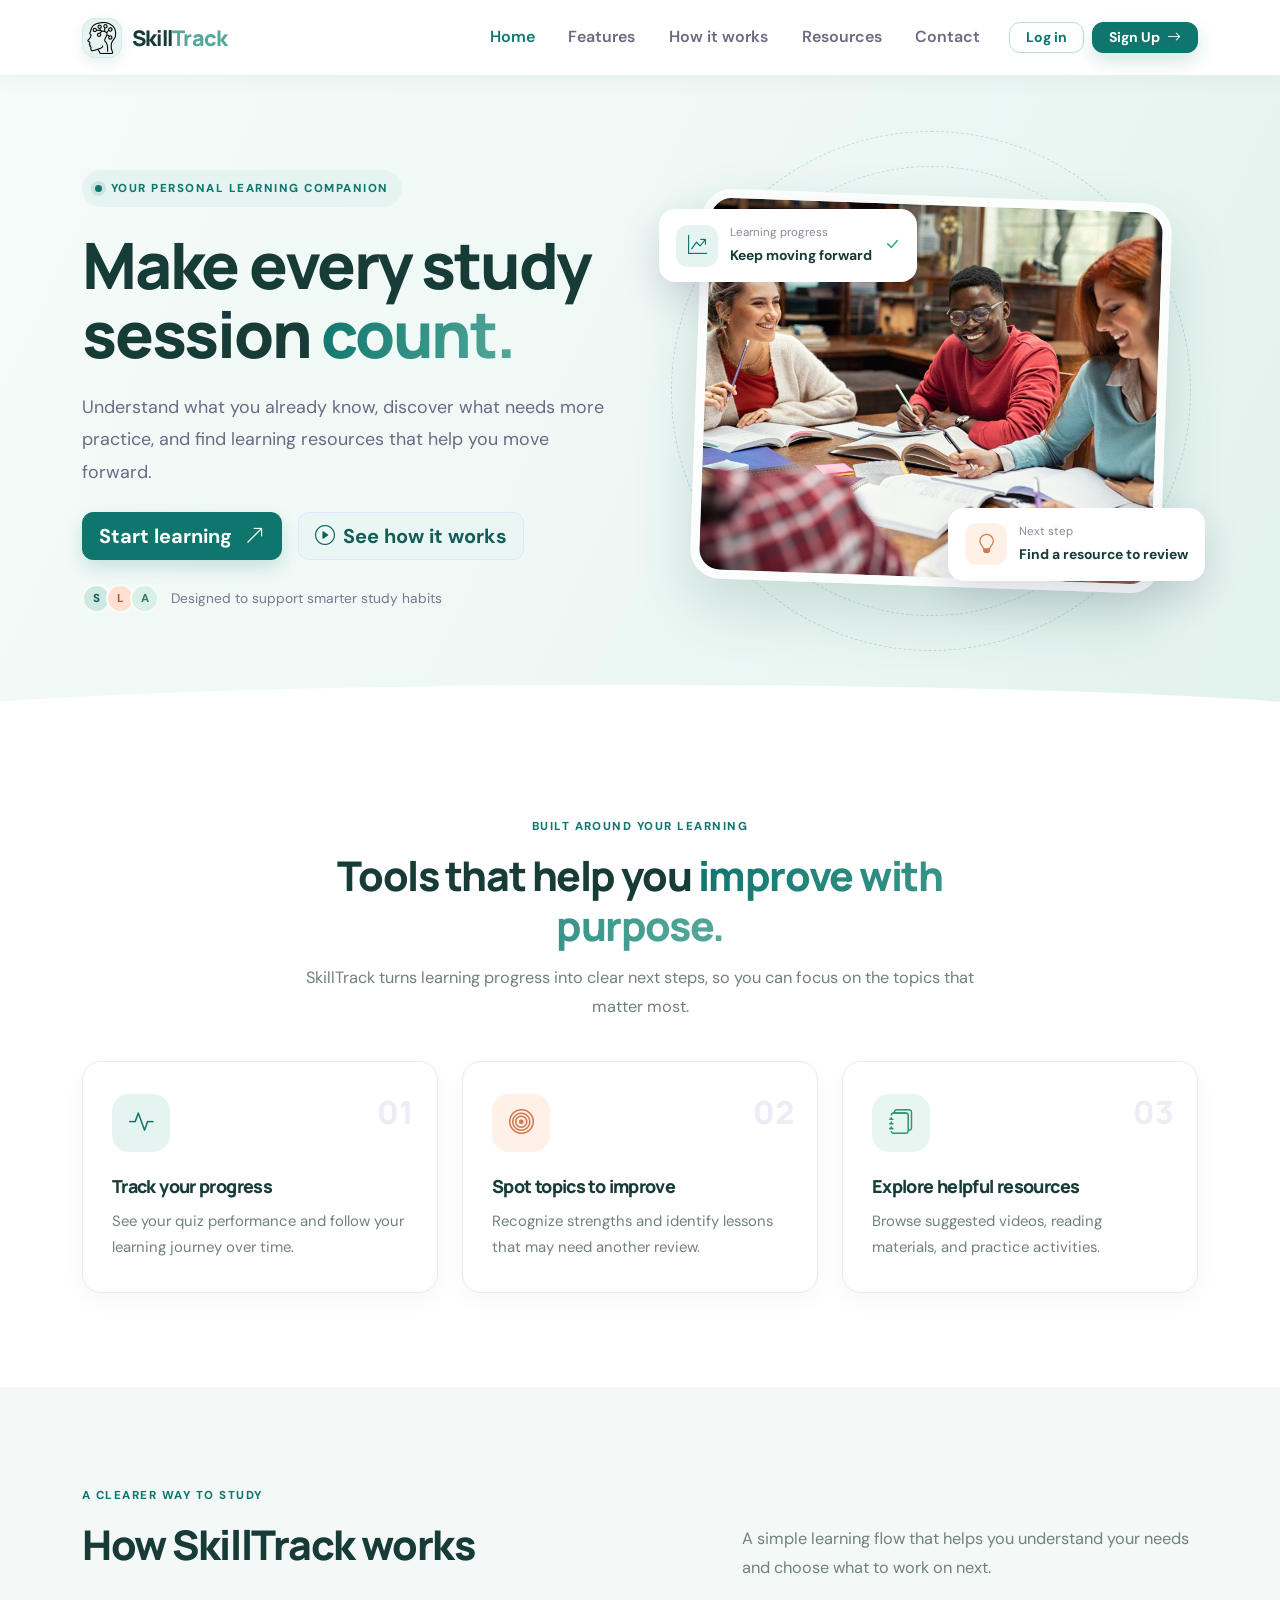
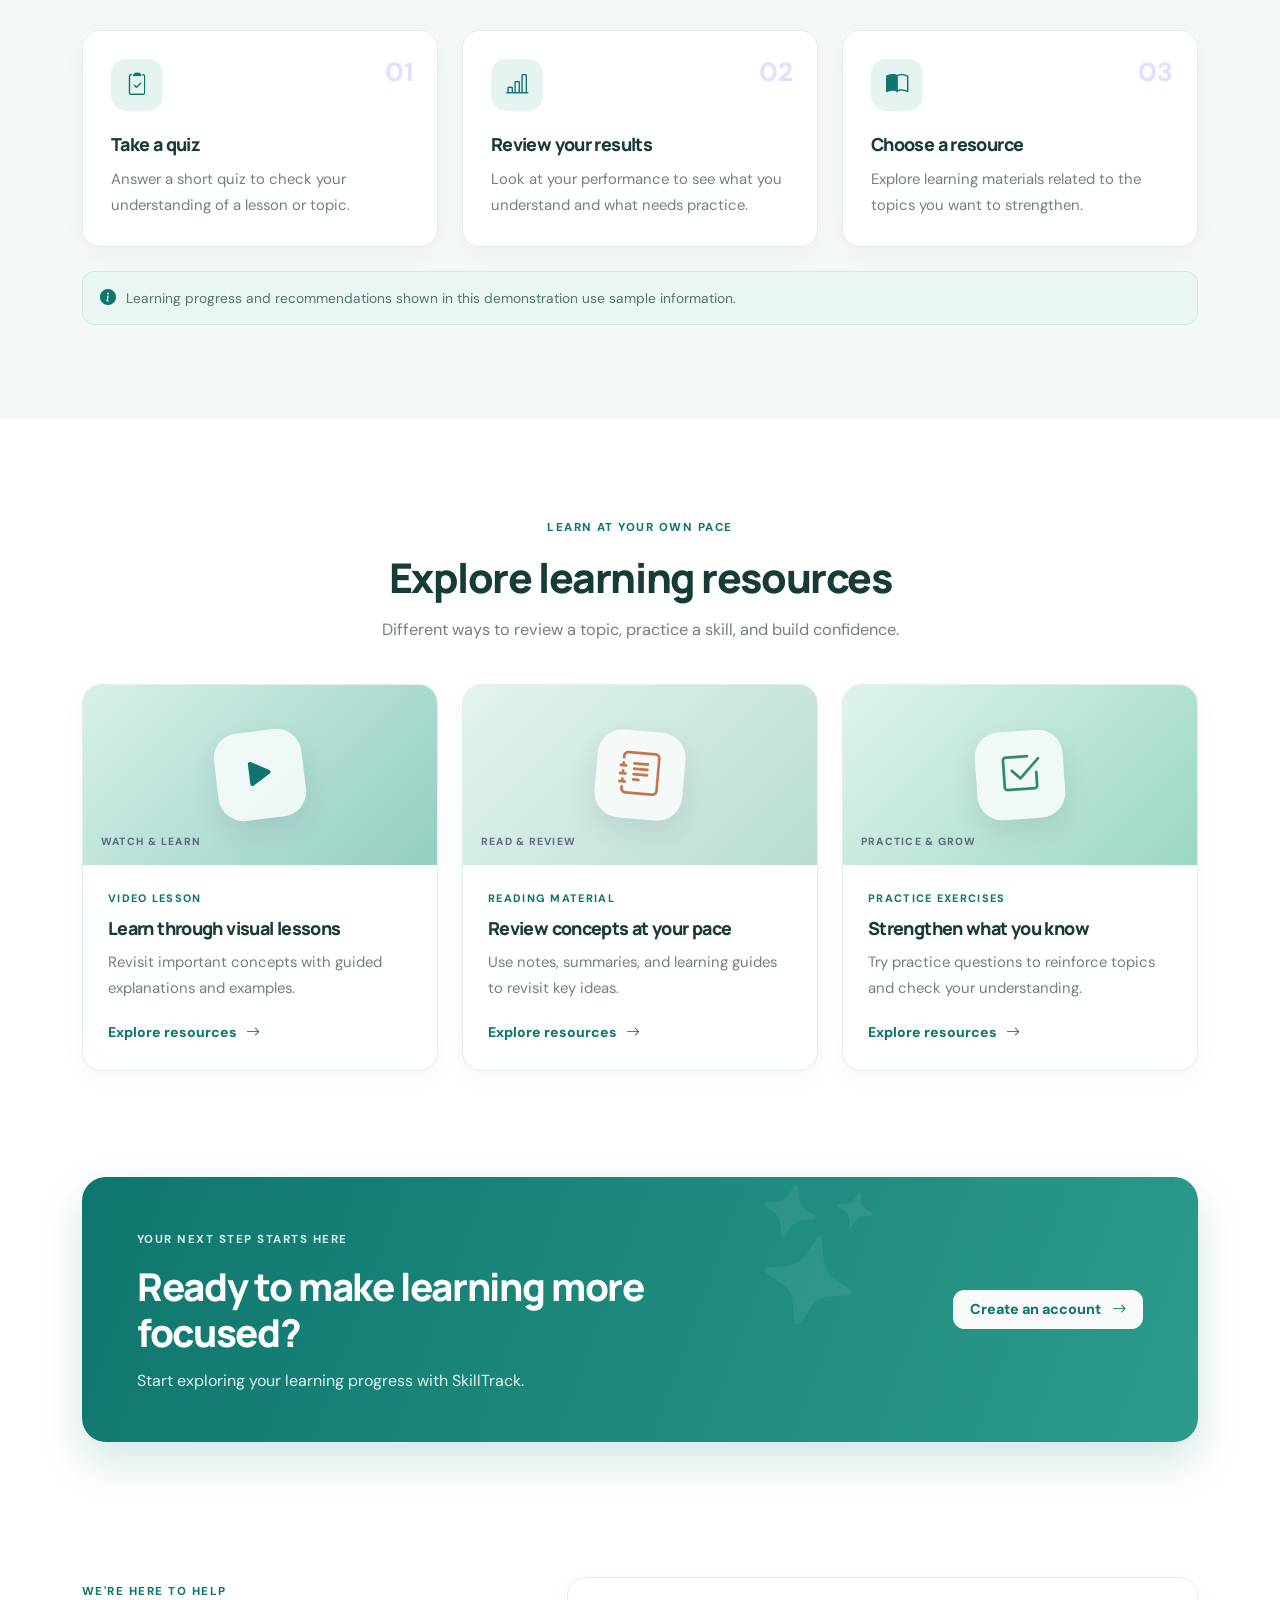
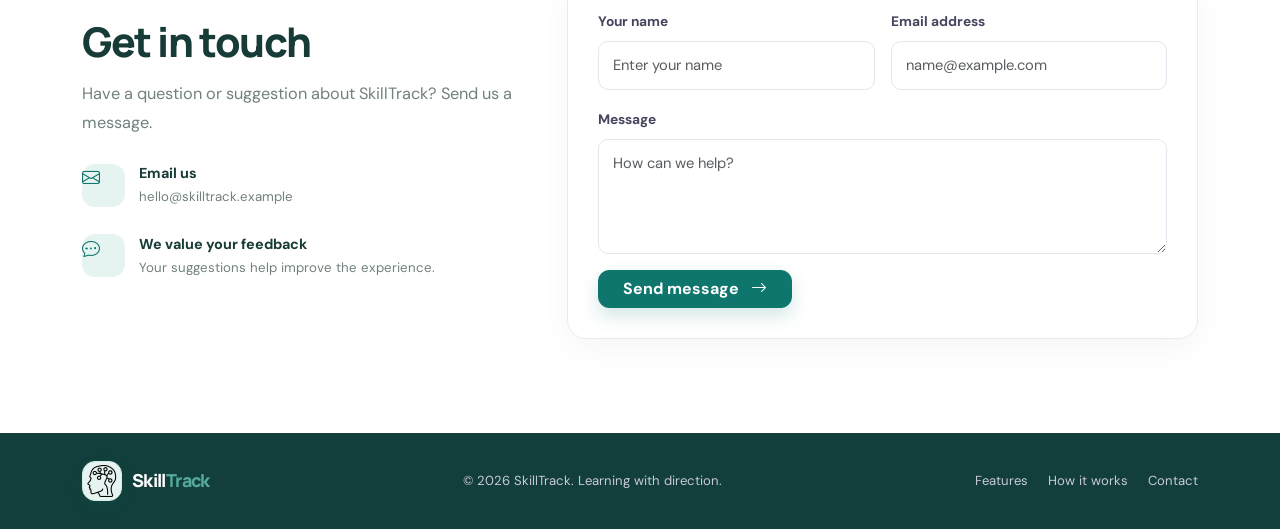
<file: index.html>
<!DOCTYPE html>
<html lang="en">
<head>
  <meta charset="UTF-8">
  <meta name="viewport" content="width=device-width, initial-scale=1">
  <meta name="description" content="SkillTrack helps students understand their learning progress and discover resources that support improvement.">
  <title>SkillTrack | Development of an Adaptive Learning Resource Recommendation System Using Knowledge Tracing and Machine Learning.</title>
  <link rel="icon" type="image/png" href="assets/images/brain.jpg">
  <link href="assets/css/bootstrap.min.css" rel="stylesheet">
  <link href="assets/css/bootstrap-icons.min.css" rel="stylesheet">
  <link href="assets/css/style.css" rel="stylesheet">
</head>
<body>

  <!-- Navigation -->
  <nav class="navbar navbar-expand-lg navbar-light bg-white sticky-top site-nav">
    <div class="container">
      <a class="navbar-brand brand-lockup" href="index.html">
        <span class="brand-logo-wrap"><img class="brand-logo-img" src="assets/images/brain.jpg" alt=""></span>
        <span>Skill<span class="brand-accent">Track</span></span>
      </a>
      <button class="navbar-toggler" type="button" data-bs-toggle="collapse" data-bs-target="#mainNav" aria-controls="mainNav" aria-expanded="false" aria-label="Toggle navigation">
        <span class="navbar-toggler-icon"></span>
      </button>
      <div class="collapse navbar-collapse" id="mainNav">
        <ul class="navbar-nav ms-auto align-items-lg-center gap-lg-2">
          <li class="nav-item"><a class="nav-link active" href="index.html">Home</a></li>
          <li class="nav-item"><a class="nav-link" href="#features">Features</a></li>
          <li class="nav-item"><a class="nav-link" href="#how-it-works">How it works</a></li>
          <li class="nav-item"><a class="nav-link" href="#resources">Resources</a></li>
          <li class="nav-item"><a class="nav-link" href="#contact">Contact</a></li>
          <li class="nav-item ms-lg-2"><a class="btn btn-outline-brand btn-sm px-3" href="pages/login.html">Log in</a></li>
          <li class="nav-item"><a class="btn btn-brand btn-sm px-3" href="pages/signup.html">Sign Up <i class="bi bi-arrow-right ms-1"></i></a></li>
        </ul>
      </div>
    </div>
  </nav>

  <!-- Hero Section -->
  <header class="hero-section">
    <div class="container hero-content">
      <div class="row align-items-center g-5">
        <div class="col-lg-6">
          <div class="eyebrow"><span class="eyebrow-dot"></span> YOUR PERSONAL LEARNING COMPANION</div>
          <h1>Make every study session <span class="text-gradient">count.</span></h1>
          <p class="hero-lead">Understand what you already know, discover what needs more practice, and find learning resources that help you move forward.</p>
          <div class="d-flex flex-wrap gap-3 mt-4">
            <a href="pages/signup.html" class="btn btn-brand btn-lg">Start learning <i class="bi bi-arrow-up-right ms-2"></i></a>
            <a href="#how-it-works" class="btn btn-soft btn-lg"><i class="bi bi-play-circle me-2"></i>See how it works</a>
          </div>
          <div class="hero-trust mt-4">
            <div class="avatar-stack"><span> S </span><span> L </span><span> A </span></div>
            <span>Designed to support smarter study habits</span>
          </div>
        </div>
        <div class="col-lg-6">
          <div class="hero-visual">
            <div class="hero-photo-wrap"><img src="assets/images/1st Photo.jpeg" alt="Students learning together" class="hero-photo"></div>
            <div class="floating-card progress-float">
              <div class="float-icon purple"><i class="bi bi-graph-up-arrow"></i></div>
              <div><span class="float-label">Learning progress</span><strong>Keep moving forward</strong></div>
              <span class="float-check"><i class="bi bi-check-lg"></i></span>
            </div>
            <div class="floating-card resource-float">
              <div class="float-icon peach"><i class="bi bi-lightbulb"></i></div>
              <div><span class="float-label">Next step</span><strong>Find a resource to review</strong></div>
            </div>
            <div class="hero-orbit orbit-one"></div>
            <div class="hero-orbit orbit-two"></div>
          </div>
        </div>
      </div>
    </div>
    <div class="hero-bottom-shape"></div>
  </header>

  <!-- Features Section -->
  <section id="features" class="section-space features-section">
    <div class="container">
      <div class="section-heading text-center mx-auto">
        <span class="section-kicker">BUILT AROUND YOUR LEARNING</span>
        <h2>Tools that help you <span class="text-gradient">improve with purpose.</span></h2>
        <p>SkillTrack turns learning progress into clear next steps, so you can focus on the topics that matter most.</p>
      </div>
      <div class="row g-4 mt-3">
        <div class="col-md-4">
          <article class="feature-card h-100">
            <div class="feature-icon icon-lilac"><i class="bi bi-activity"></i></div>
            <h3>Track your progress</h3>
            <p>See your quiz performance and follow your learning journey over time.</p>
            <span class="feature-number">01</span>
          </article>
        </div>
        <div class="col-md-4">
          <article class="feature-card h-100">
            <div class="feature-icon icon-peach"><i class="bi bi-bullseye"></i></div>
            <h3>Spot topics to improve</h3>
            <p>Recognize strengths and identify lessons that may need another review.</p>
            <span class="feature-number">02</span>
          </article>
        </div>
        <div class="col-md-4">
          <article class="feature-card h-100">
            <div class="feature-icon icon-mint"><i class="bi bi-journals"></i></div>
            <h3>Explore helpful resources</h3>
            <p>Browse suggested videos, reading materials, and practice activities.</p>
            <span class="feature-number">03</span>
          </article>
        </div>
      </div>
    </div>
  </section>

  <!-- How It Works Section -->
  <section id="how-it-works" class="section-space process-section">
    <div class="container">
      <div class="row align-items-end mb-5 g-3">
        <div class="col-lg-7">
          <span class="section-kicker">A CLEARER WAY TO STUDY</span>
          <h2 class="section-title">How SkillTrack works</h2>
        </div>
        <div class="col-lg-5">
          <p class="section-intro mb-0">A simple learning flow that helps you understand your needs and choose what to work on next.</p>
        </div>
      </div>
      <div class="process-line row g-4">
        <div class="col-md-4">
          <div class="process-card">
            <div class="process-step">01</div>
            <div class="process-icon"><i class="bi bi-clipboard2-check"></i></div>
            <h3>Take a quiz</h3>
            <p>Answer a short quiz to check your understanding of a lesson or topic.</p>
          </div>
        </div>
        <div class="col-md-4">
          <div class="process-card">
            <div class="process-step">02</div>
            <div class="process-icon"><i class="bi bi-bar-chart-line"></i></div>
            <h3>Review your results</h3>
            <p>Look at your performance to see what you understand and what needs practice.</p>
          </div>
        </div>
        <div class="col-md-4">
          <div class="process-card">
            <div class="process-step">03</div>
            <div class="process-icon"><i class="bi bi-book-half"></i></div>
            <h3>Choose a resource</h3>
            <p>Explore learning materials related to the topics you want to strengthen.</p>
          </div>
        </div>
      </div>
      <div class="note-strip mt-4">
        <i class="bi bi-info-circle-fill"></i>
        <span>Learning progress and recommendations shown in this demonstration use sample information.</span>
      </div>
    </div>
  </section>

  <!-- Resources Section -->
  <section id="resources" class="section-space resources-section">
    <div class="container">
      <div class="section-heading text-center mx-auto">
        <span class="section-kicker">LEARN AT YOUR OWN PACE</span>
        <h2>Explore learning resources</h2>
        <p>Different ways to review a topic, practice a skill, and build confidence.</p>
      </div>
      <div class="row g-4 mt-3">
        <div class="col-md-4">
          <article class="resource-card h-100">
            <div class="resource-art art-video">
              <div class="art-circle"><i class="bi bi-play-fill"></i></div>
              <span class="art-tag">WATCH & LEARN</span>
            </div>
            <div class="resource-body">
              <span class="resource-type">VIDEO LESSON</span>
              <h3>Learn through visual lessons</h3>
              <p>Revisit important concepts with guided explanations and examples.</p>
              <a href="pages/signup.html" class="resource-link">Explore resources <i class="bi bi-arrow-right"></i></a>
            </div>
          </article>
        </div>
        <div class="col-md-4">
          <article class="resource-card h-100">
            <div class="resource-art art-reading">
              <div class="book-shape"><i class="bi bi-journal-text"></i></div>
              <span class="art-tag">READ & REVIEW</span>
            </div>
            <div class="resource-body">
              <span class="resource-type">READING MATERIAL</span>
              <h3>Review concepts at your pace</h3>
              <p>Use notes, summaries, and learning guides to revisit key ideas.</p>
              <a href="pages/signup.html" class="resource-link">Explore resources <i class="bi bi-arrow-right"></i></a>
            </div>
          </article>
        </div>
        <div class="col-md-4">
          <article class="resource-card h-100">
            <div class="resource-art art-practice">
              <div class="practice-shape"><i class="bi bi-check2-square"></i></div>
              <span class="art-tag">PRACTICE & GROW</span>
            </div>
            <div class="resource-body">
              <span class="resource-type">PRACTICE EXERCISES</span>
              <h3>Strengthen what you know</h3>
              <p>Try practice questions to reinforce topics and check your understanding.</p>
              <a href="pages/signup.html" class="resource-link">Explore resources <i class="bi bi-arrow-right"></i></a>
            </div>
          </article>
        </div>
      </div>
    </div>
  </section>

  <!-- CTA Section -->
  <section class="cta-section">
    <div class="container">
      <div class="cta-panel">
        <div>
          <span class="section-kicker">YOUR NEXT STEP STARTS HERE</span>
          <h2>Ready to make learning more focused?</h2>
          <p>Start exploring your learning progress with SkillTrack.</p>
        </div>
        <a href="pages/signup.html" class="btn btn-light btn-lg">Create an account <i class="bi bi-arrow-right ms-2"></i></a>
        <div class="cta-decoration"><i class="bi bi-stars"></i></div>
      </div>
    </div>
  </section>

  <!-- Contact Section -->
  <section id="contact" class="section-space contact-section">
    <div class="container">
      <div class="row g-5 align-items-start">
        <div class="col-lg-5">
          <span class="section-kicker">WE'RE HERE TO HELP</span>
          <h2 class="section-title">Get in touch</h2>
          <p class="section-intro">Have a question or suggestion about SkillTrack? Send us a message.</p>
          <div class="contact-detail">
            <span class="contact-icon"><i class="bi bi-envelope"></i></span>
            <div><strong>Email us</strong><span>hello@skilltrack.example</span></div>
          </div>
          <div class="contact-detail">
            <span class="contact-icon"><i class="bi bi-chat-dots"></i></span>
            <div><strong>We value your feedback</strong><span>Your suggestions help improve the experience.</span></div>
          </div>
        </div>
        <div class="col-lg-7">
          <form class="contact-form" onsubmit="event.preventDefault(); document.getElementById('contactNotice').classList.remove('d-none');">
            <div class="row g-3">
              <div class="col-md-6">
                <label for="cname" class="form-label">Your name</label>
                <input type="text" id="cname" class="form-control" placeholder="Enter your name" required>
              </div>
              <div class="col-md-6">
                <label for="cemail" class="form-label">Email address</label>
                <input type="email" id="cemail" class="form-control" placeholder="name@example.com" required>
              </div>
              <div class="col-12">
                <label for="cmsg" class="form-label">Message</label>
                <textarea id="cmsg" class="form-control" rows="4" placeholder="How can we help?" required></textarea>
              </div>
              <div class="col-12">
                <button type="submit" class="btn btn-brand px-4">Send message <i class="bi bi-arrow-right ms-2"></i></button>
                <div id="contactNotice" class="form-note d-none mt-3">Thanks! This demo form does not send messages to a server.</div>
              </div>
            </div>
          </form>
        </div>
      </div>
    </div>
  </section>

  <!-- Footer -->
  <footer class="site-footer">
    <div class="container">
      <div class="d-flex flex-column flex-md-row justify-content-between align-items-center gap-3">
        <a class="navbar-brand brand-lockup text-white" href="index.html">
          <span class="brand-logo-wrap"><img class="brand-logo-img" src="assets/images/brain.jpg" alt=""></span>
          <span>Skill<span class="brand-accent">Track</span></span>
        </a>
        <p class="mb-0">© 2026 SkillTrack. Learning with direction.</p>
        <div class="footer-links">
          <a href="#features">Features</a>
          <a href="#how-it-works">How it works</a>
          <a href="#contact">Contact</a>
        </div>
      </div>
    </div>
  </footer>

  <script src="assets/js/bootstrap.bundle.min.js"></script>
</body>
</html>
</file>
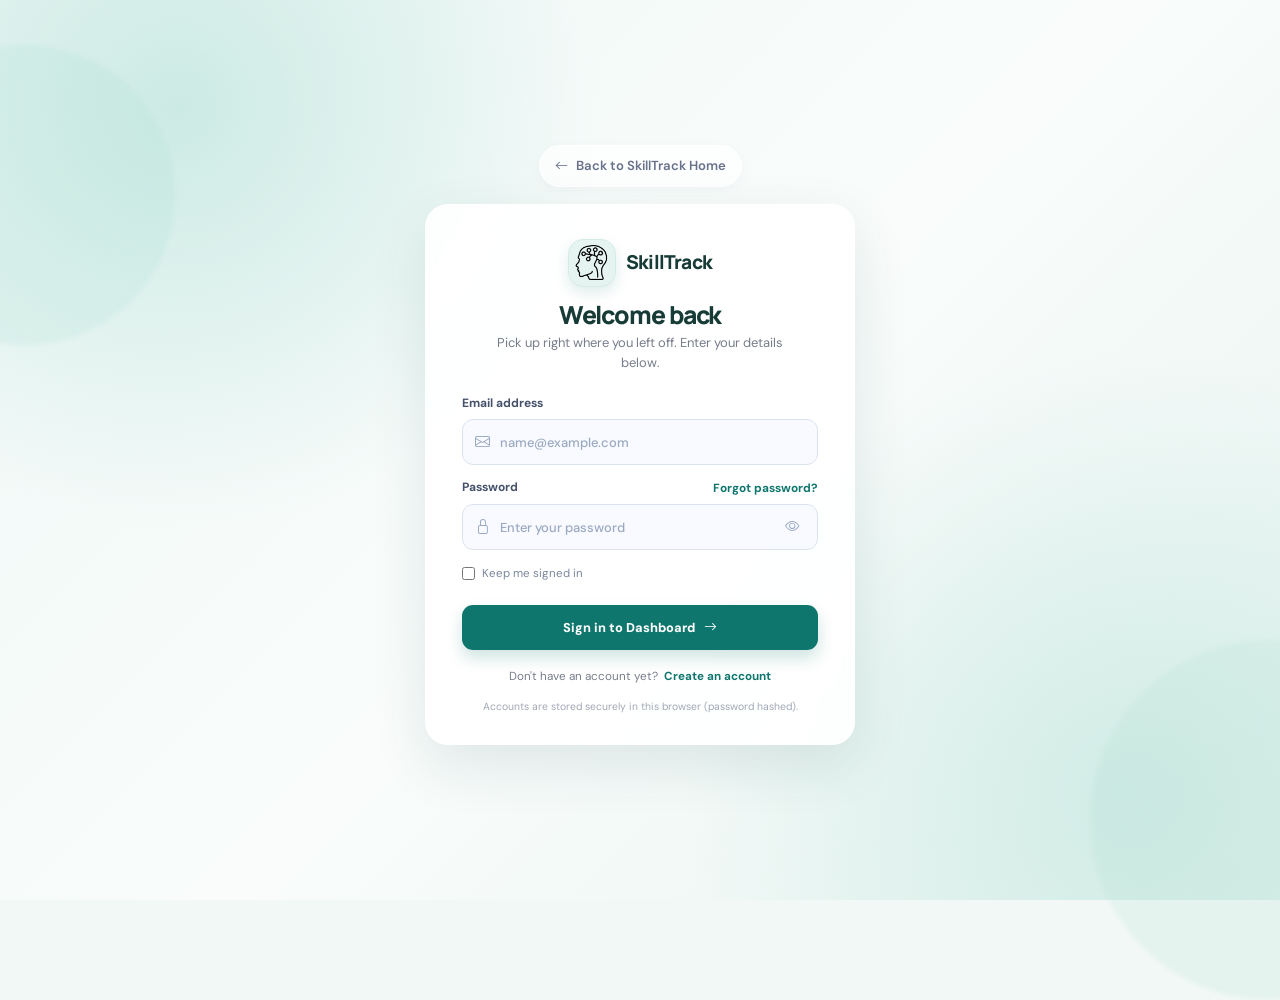
<file: pages/dashboard.html>
<!DOCTYPE html>
<html lang="en">
<head>
  <meta charset="UTF-8">
  <meta name="viewport" content="width=device-width, initial-scale=1">
  <title>SkillTrack | Student Dashboard</title>
  <link rel="icon" href="../assets/images/brain.jpg">
  <link href="../assets/css/bootstrap.min.css" rel="stylesheet">
  <link href="../assets/css/bootstrap-icons.min.css" rel="stylesheet">
  <link href="../assets/css/style.css" rel="stylesheet">
</head>
<body class="dashboard-body">

<script src="../assets/js/data.js"></script>
<script src="../assets/js/skilltrack.js"></script>
<script>
const user = ST.require('student');

if (user) {
  const page = renderShell(user, 'dashboard', 'Student Dashboard');

  /* ---------- Small building blocks ---------- */
  const statCard = (label, value, sub, icon, style) => `
    <div class="col-sm-6 col-xl-3">
      <div class="card stat-card h-100">
        <div class="card-body d-flex justify-content-between align-items-center">
          <div>
            <div class="stat-caption">${label}</div>
            <div class="stat-value">${value}</div>
            <div class="stat-caption">${sub}</div>
          </div>
          <span class="stat-icon" style="${style}"><i class="bi ${icon}"></i></span>
        </div>
      </div>
    </div>`;

  const panel = (colClass, header, body) => `
    <div class="${colClass}">
      <div class="card dashboard-panel h-100">
        <div class="card-header d-flex justify-content-between align-items-center">${header}</div>
        <div class="card-body">${body}</div>
      </div>
    </div>`;

  const empty = text => `<p class="text-muted mb-0">${text}</p>`;

  /* ---------- Sections ---------- */
  const welcomeSection = (assessed) => `
    <div class="dashboard-welcome d-flex flex-column flex-md-row justify-content-between align-items-md-center gap-3 mb-4">
      <div>
        <h1 class="mb-1">Welcome, ${ST.esc(user.name.split(' ')[0])}!</h1>
        <p class="mb-0">${assessed ? 'Here is your live learning progress.' : 'Take your first quiz so SkillTrack can find your learning gaps.'}</p>
      </div>
      <a href="quiz.html" class="btn btn-brand"><i class="bi bi-clipboard-check me-2"></i>${assessed ? 'Take another quiz' : 'Start a quiz'}</a>
    </div>`;

  const statsSection = ({d, avg, mastered, weak, assessed}) => `
    <div class="row g-3 mb-4">
      ${statCard('Quiz average', avg == null ? '—' : pct(avg) + '%', d.attempts.length + ' attempt(s)', 'bi-clipboard-data', 'background:#e6f4f1;color:#0f766e')}
      ${statCard('Topics assessed', assessed + '/' + ST_TOPICS.length, 'Knowledge traced', 'bi-journal-check', 'background:#e8f7f1;color:#329875')}
      ${statCard('Mastered topics', mastered, '≥ 80% mastery', 'bi-stars', 'background:#e8f7f1;color:#329875')}
      ${statCard('Weak topics', weak, '< 60% mastery', 'bi-bullseye', 'background:#fff0e8;color:#d17a4d')}
    </div>`;

  const recommendedBody = recs => recs.length
    ? recs.map(r => recItem(r, user.id)).join('')
    : empty('Recommendations appear once a topic falls below mastery. Take a quiz to begin.');

  const focusBody = (d, weakest) => {
    if (!weakest) return empty('No data yet. Complete a quiz to see your strengths and focus areas.');
    const m = d.mastery[weakest.id], isWeak = m < ST.WEAK;
    return `
      <span class="strength-chip ${isWeak ? 'needs-chip' : ''}"><i class="bi bi-lightbulb-fill"></i> Focus area</span>
      <h6 class="fw-bold mt-2 mb-1">${weakest.name}</h6>
      <p class="small text-muted">Estimated mastery ${pct(m)}%. ${isWeak ? 'Below the 60% threshold, so resources were recommended for you.' : 'Keep practicing to reach 80%.'}</p>
      <a class="btn btn-sm btn-outline-brand" href="quiz.html?topic=${weakest.id}&mode=practice">Practice this topic</a>`;
  };

  const masteryBody = d => ST_TOPICS.map(t => {
    const m = d.mastery[t.id];
    return `
      <div class="topic-row">
        <div class="topic-meta"><span>${t.name}</span><span>${m == null ? 'Not assessed' : pct(m) + '%'}</span></div>
        <div class="progress"><div class="progress-bar ${m == null ? '' : barClass(m)}" style="width:${m == null ? 0 : pct(m)}%"></div></div>
      </div>`;
  }).join('') + `
    <div class="d-flex flex-wrap gap-2 mt-4">
      <span class="strength-chip"><i class="bi bi-check-circle-fill"></i> Mastered ≥ 80%</span>
      <span class="strength-chip needs-chip"><i class="bi bi-arrow-repeat"></i> Weak &lt; 60%</span>
    </div>`;

  const activityBody = d => {
    const rows = d.attempts.slice(-5).reverse().map(a => {
      const t = ST_TOPICS.find(x => x.id === a.topic);
      return `
        <div class="recommendation-item">
          <span class="recommendation-icon"><i class="bi bi-check2"></i></span>
          <div><strong>${t.name} ${a.mode === 'practice' ? 'practice' : 'quiz'}</strong>
          <small>${a.score}/${a.total} correct · ${new Date(a.at).toLocaleDateString()}</small></div>
        </div>`;
    }).join('');
    return rows || empty('No quiz attempts yet.');
  };

  /* ---------- Page layout (top to bottom) ----------
     1. Welcome   2. Stats
     3. What to do now:  Recommended (left)  +  Focus area (right)
     4. Your progress:   Topic mastery (left) + Recent activity (right) */
  const render = () => {
    const summary = ST.summary(user.id), d = summary.d;
    const recs = ST.recommend(user.id, 4);
    const weakest = ST_TOPICS.filter(t => d.mastery[t.id] != null)
                             .sort((a, b) => d.mastery[a.id] - d.mastery[b.id])[0];

    page.innerHTML = `
      ${welcomeSection(summary.assessed)}
      ${statsSection(summary)}
      <div class="row g-4 mb-4">
        ${panel('col-xl-7', '<span>Recommended for you</span><a href="resources.html" class="small">See all</a>', recommendedBody(recs))}
        ${panel('col-xl-5', 'Your learning insights', focusBody(d, weakest))}
      </div>
      <div class="row g-4">
        ${panel('col-xl-7', 'Topic mastery (Knowledge Tracing)', masteryBody(d))}
        ${panel('col-xl-5', 'Recent activity', activityBody(d))}
      </div>`;

    wireRecs(page, user.id, render);
  };

  render();
}
</script>
<script src="../assets/js/bootstrap.bundle.min.js"></script>
</body>
</html>
</file>
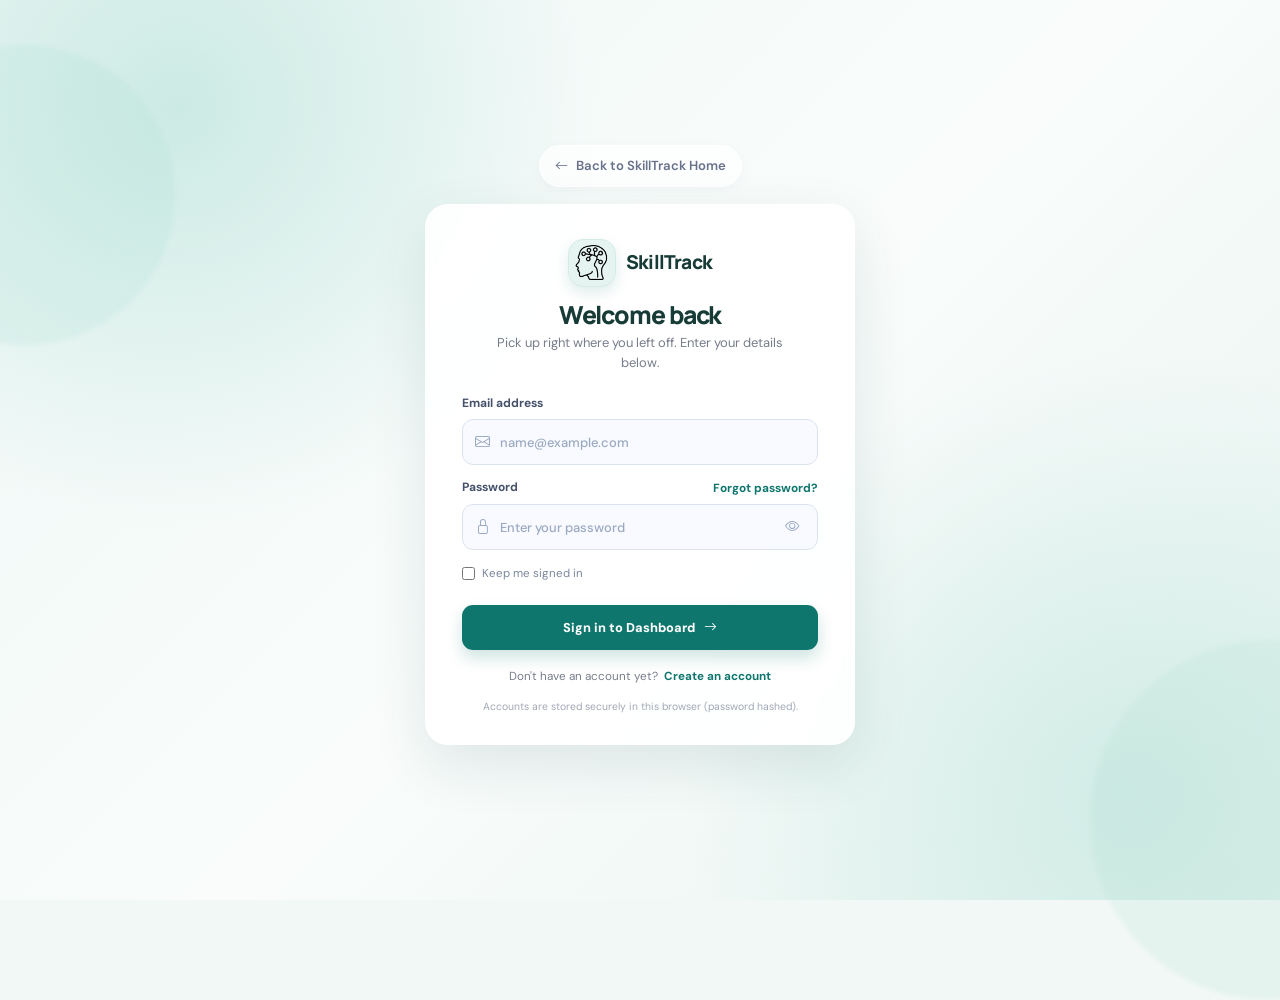
<file: pages/login.html>
<!DOCTYPE html>
<html lang="en">
<head>
  <meta charset="UTF-8">
  <meta name="viewport" content="width=device-width, initial-scale=1">
  <title>SkillTrack | Welcome Back</title>
  <link rel="icon" type="image/png" href="../assets/images/brain.jpg">
  <link href="../assets/css/bootstrap.min.css" rel="stylesheet">
  <link href="../assets/css/bootstrap-icons.min.css" rel="stylesheet">
  <link href="../assets/css/style.css" rel="stylesheet">
</head>
<body class="login-reference-page">
  <main class="login-reference-shell">
    <a href="../index.html" class="login-back-link">
      <i class="bi bi-arrow-left"></i>
      <span>Back to SkillTrack Home</span>
    </a>

    <section class="login-reference-card" aria-labelledby="login-title">
      <a href="../index.html" class="login-reference-brand" aria-label="SkillTrack home">
        <span class="login-reference-mark"><img src="../assets/images/brain.jpg" alt=""></span>
        <span class="brand-word">SkillTrack</span>
      </a>

      <div class="login-reference-heading">
        <h1 id="login-title">Welcome back</h1>
        <p>Pick up right where you left off. Enter your details below.</p>
      </div>

      <div id="formAlert" class="alert alert-danger py-2 small d-none" role="alert"></div>
      <form id="loginForm" class="login-reference-form" novalidate>
        <div class="login-field">
          <label for="email">Email address</label>
          <div class="login-input-wrap">
            <i class="bi bi-envelope" aria-hidden="true"></i>
            <input type="email" id="email" name="email" placeholder="name@example.com" autocomplete="email" required>
          </div>
        </div>

        <div class="login-field">
          <div class="login-label-row">
            <label for="password">Password</label>
            <a href="#" class="login-inline-link" data-bs-toggle="modal" data-bs-target="#resetModal">Forgot password?</a>
          </div>
          <div class="login-input-wrap">
            <i class="bi bi-lock" aria-hidden="true"></i>
            <input type="password" id="password" name="password" placeholder="Enter your password" autocomplete="current-password" required>
            <button type="button" class="login-password-toggle" id="togglePassword" aria-label="Show password">
              <i class="bi bi-eye" aria-hidden="true"></i>
            </button>
          </div>
        </div>

        <div class="login-remember-row">
          <label class="login-check-label" for="remember">
            <input type="checkbox" id="remember" name="remember">
            <span>Keep me signed in</span>
          </label>
        </div>

        <button type="submit" class="login-submit-btn">
          <span>Sign in to Dashboard</span>
          <i class="bi bi-arrow-right"></i>
        </button>
      </form>

      <p class="login-signup-prompt">Don't have an account yet? <a href="signup.html">Create an account</a></p>
      <p class="login-demo-note">Accounts are stored securely in this browser (password hashed).</p>
    </section>
  </main>


  <div class="modal fade" id="resetModal" tabindex="-1"><div class="modal-dialog modal-dialog-centered"><form class="modal-content" id="resetForm">
    <div class="modal-header"><h5 class="modal-title">Reset password</h5><button type="button" class="btn-close" data-bs-dismiss="modal"></button></div>
    <div class="modal-body"><div id="resetAlert" class="alert py-2 small d-none"></div>
      <label class="form-label small">Account email</label><input type="email" id="resetEmail" class="form-control mb-3" required>
      <label class="form-label small">New password (8+ chars, letters &amp; numbers)</label><input type="password" id="resetPw" class="form-control" required></div>
    <div class="modal-footer"><button class="btn btn-brand w-100">Save new password</button></div></form></div></div>
  <script src="../assets/js/skilltrack.js"></script>
  <script src="../assets/js/data.js"></script>
  <script>
    const passwordInput = document.getElementById('password');
    const togglePassword = document.getElementById('togglePassword');
    togglePassword.addEventListener('click', () => {
      const showing = passwordInput.type === 'text';
      passwordInput.type = showing ? 'password' : 'text';
      togglePassword.innerHTML = showing ? '<i class="bi bi-eye" aria-hidden="true"></i>' : '<i class="bi bi-eye-slash" aria-hidden="true"></i>';
      togglePassword.setAttribute('aria-label', showing ? 'Show password' : 'Hide password');
    });

    const u0 = ST.current(); if (u0) location.href = u0.role === 'teacher' ? 'teacher.html' : 'dashboard.html';
    const box = document.getElementById('formAlert');
    document.getElementById('loginForm').addEventListener('submit', async e => {
      e.preventDefault(); box.classList.add('d-none');
      try {
        const u = await ST.logIn(document.getElementById('email').value, passwordInput.value, document.getElementById('remember').checked);
        location.href = u.role === 'teacher' ? 'teacher.html' : 'dashboard.html';
      } catch (err) { box.textContent = err.message; box.classList.remove('d-none'); }
    });
    document.getElementById('resetForm').addEventListener('submit', async e => {
      e.preventDefault(); const a = document.getElementById('resetAlert');
      try { await ST.resetPassword(document.getElementById('resetEmail').value, document.getElementById('resetPw').value);
        a.className = 'alert alert-success py-2 small'; a.textContent = 'Password updated. You can now sign in.'; }
      catch (err) { a.className = 'alert alert-danger py-2 small'; a.textContent = err.message; }
    });
  </script>
  <script src="../assets/js/bootstrap.bundle.min.js"></script>
</body>
</html>
</file>
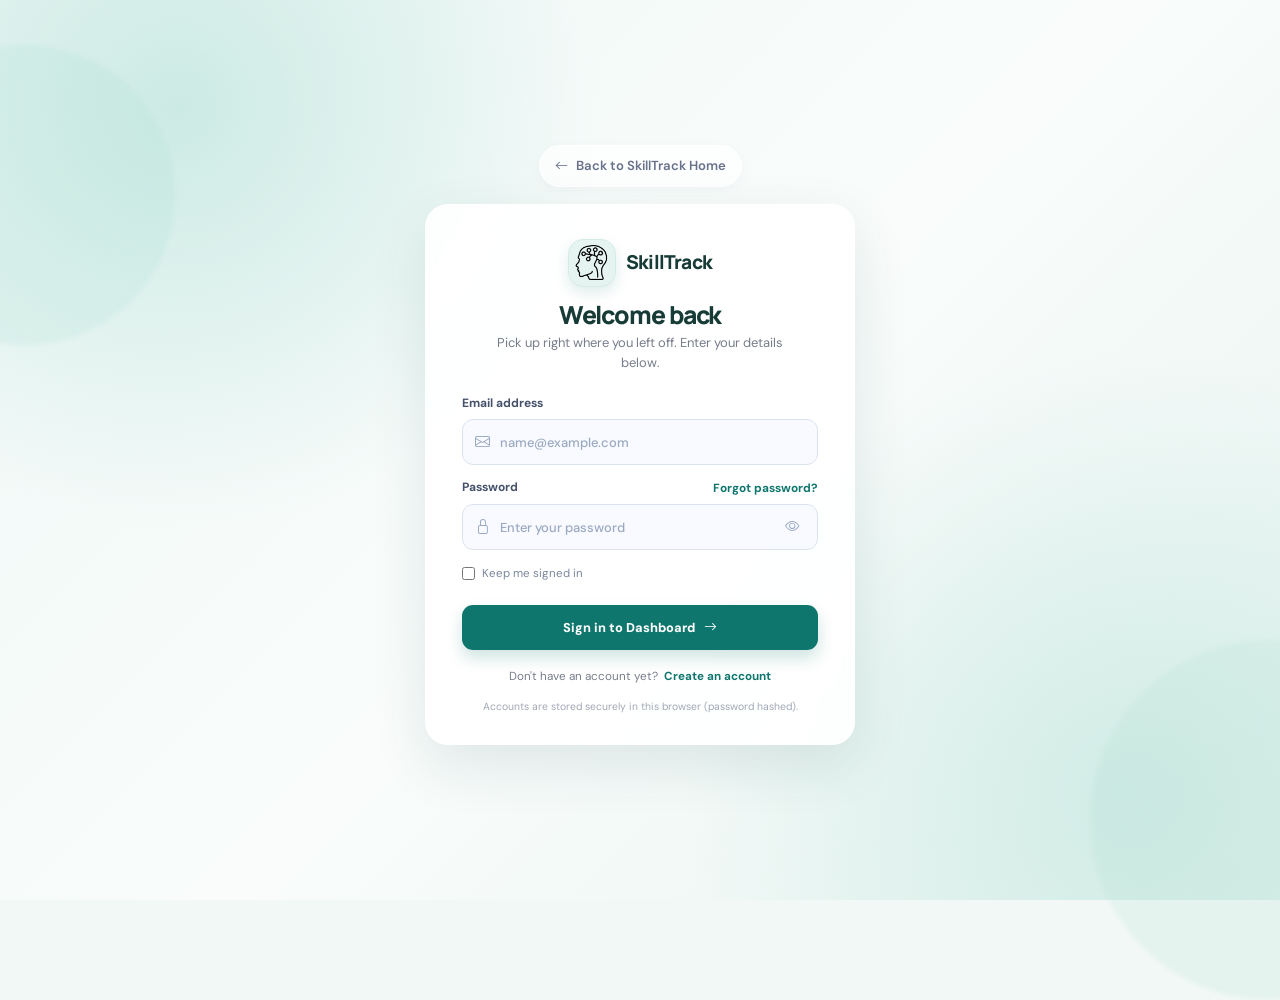
<file: pages/quiz.html>
<!DOCTYPE html>
<html lang="en">
<head>
  <meta charset="UTF-8">
  <meta name="viewport" content="width=device-width, initial-scale=1">
  <title>SkillTrack | Quiz</title>
  <link rel="icon" href="../assets/images/brain.jpg">
  <link href="../assets/css/bootstrap.min.css" rel="stylesheet">
  <link href="../assets/css/bootstrap-icons.min.css" rel="stylesheet">
  <link href="../assets/css/style.css" rel="stylesheet">
  <style>
    body.quiz-page { min-height: 100vh; background: linear-gradient(160deg, #e7f6f0 0%, #f8fdfc 55%, #e6f4f1 100%); color: var(--ink); }

    /* Top bar + progress */
    .qz-top { display: flex; align-items: center; gap: 14px; padding: 14px 24px; background: #fff; border-bottom: 1px solid var(--line); position: sticky; top: 0; z-index: 5; }
    .qz-top img { width: 34px; height: 34px; border-radius: 9px; }
    .qz-bar { height: 6px; background: var(--line); }
    .qz-bar > div { height: 100%; background: var(--brand); transition: width .4s; }

    /* Layout + card */
    .qz-wrap { max-width: 760px; margin: 0 auto; padding: 36px 18px 60px; }
    .qz-card { background: #fff; border-radius: 22px; box-shadow: var(--shadow); padding: 34px; }
    .qz-q { font-size: 1.45rem; font-weight: 700; line-height: 1.35; margin: 10px 0 24px; }

    /* Answer buttons */
    .qz-opt { display: flex; align-items: center; gap: 14px; width: 100%; text-align: left; background: var(--soft); border: 2px solid var(--line); border-radius: 14px; padding: 14px 16px; margin-bottom: 12px; font-weight: 600; color: var(--ink); transition: .15s; }
    .qz-opt:hover:not(:disabled) { border-color: var(--brand); background: #fff; transform: translateY(-1px); }
    .qz-opt .ltr { width: 32px; height: 32px; border-radius: 9px; background: #fff; border: 1px solid var(--line); display: grid; place-items: center; font-weight: 700; flex: none; }
    .qz-opt.ok  { background: #e3f6ea; border-color: #2e9d62; }
    .qz-opt.ok .ltr  { background: #2e9d62; color: #fff; }
    .qz-opt.bad { background: #fdeceb; border-color: #d9534f; }
    .qz-opt.bad .ltr { background: #d9534f; color: #fff; }

    /* Results + topic picker */
    .qz-ring { width: 150px; height: 150px; border-radius: 50%; margin: 10px auto 18px; display: grid; place-items: center; font-size: 2rem; font-weight: 800; }
    .qz-topic { cursor: pointer; transition: .15s; border: 2px solid transparent; }
    .qz-topic:hover { border-color: var(--brand); transform: translateY(-3px); }
  </style>
</head>
<body class="quiz-page">

<script src="../assets/js/data.js"></script>
<script src="../assets/js/skilltrack.js"></script>
<script>
const user = ST.require('student');

if (user) {
  /* ---------- Page frame ---------- */
  document.body.innerHTML = `
    <header class="qz-top">
      <a href="dashboard.html" class="d-flex align-items-center gap-2 text-decoration-none" style="color:var(--ink)">
        <img src="../assets/images/brain.jpg" alt="">
        <strong>Skill<span class="brand-accent">Track</span></strong>
      </a>
      <span class="fw-bold ms-3 d-none d-sm-inline" id="qzTitle">Quiz</span>
      <a href="dashboard.html" class="btn btn-outline-brand btn-sm ms-auto" id="exitBtn"><i class="bi bi-x-lg me-1"></i>Exit</a>
    </header>
    <div class="qz-bar"><div id="qzProg" style="width:0"></div></div>
    <main class="qz-wrap" id="page"></main>`;

  const page   = document.getElementById('page');
  const prog   = document.getElementById('qzProg');
  const title  = document.getElementById('qzTitle');
  const params = new URLSearchParams(location.search);

  /* ---------- Screen 1: topic picker ---------- */
  const topicCard = (t, mastery) => `
    <div class="col-md-6">
      <a href="quiz.html?topic=${t.id}" class="text-decoration-none" style="color:inherit">
        <div class="qz-card qz-topic p-4 h-100">
          <div class="d-flex align-items-center gap-3">
            <span class="recommendation-icon"><i class="bi ${t.icon}"></i></span>
            <div>
              <strong>${t.name}</strong>
              <div class="small text-muted">${mastery == null ? '6 questions · not assessed yet' : '6 questions · mastery ' + pct(mastery) + '%'}</div>
            </div>
            <i class="bi bi-arrow-right ms-auto"></i>
          </div>
        </div>
      </a>
    </div>`;

  const showPicker = () => {
    const d = ST.dataFor(user.id);
    title.textContent = 'Choose a quiz';
    page.innerHTML = `
      <h2 class="fw-bold mb-1">What do you want to be tested on?</h2>
      <p class="text-muted mb-4">Every answer updates your estimated mastery for the topic.</p>
      <div class="row g-3">${ST_TOPICS.map(t => topicCard(t, d.mastery[t.id])).join('')}</div>`;
  };

  /* ---------- Screen 2 + 3: questions and results ---------- */
  const runQuiz = (tid, mode) => {
    const topic = ST_TOPICS.find(t => t.id === tid);
    const startMastery = ST.dataFor(user.id).mastery[tid] ?? .3;

    // Quiz mode: random order. Practice mode: questions closest to your level first.
    const qs = [...ST_QUESTIONS[tid]].sort(() => Math.random() - .5);
    if (mode === 'practice') qs.sort((a, b) => Math.abs(a.d - startMastery) - Math.abs(b.d - startMastery));

    let i = 0, score = 0;
    title.textContent = topic.name + (mode === 'practice' ? ' · Practice' : ' · Quiz');

    document.getElementById('exitBtn').onclick = e => {
      if (i > 0 && i < qs.length && !confirm('Leave the quiz? Answers already given are saved to your progress.')) e.preventDefault();
    };

    const showQuestion = () => {
      const q = qs[i];
      const order = q.o.map((_, k) => k).sort(() => Math.random() - .5);
      prog.style.width = (i / qs.length * 100) + '%';

      page.innerHTML = `
        <div class="qz-card">
          <div class="d-flex justify-content-between small text-muted fw-bold text-uppercase">
            <span>Question ${i + 1} of ${qs.length}</span><span>${topic.name}</span>
          </div>
          <div class="qz-q">${ST.esc(q.q)}</div>
          ${order.map((k, n) => `
            <button class="qz-opt" data-k="${k}"><span class="ltr">${'ABCD'[n]}</span>${ST.esc(q.o[k])}</button>`).join('')}
          <div id="fb" class="mt-3"></div>
        </div>`;

      page.querySelectorAll('.qz-opt').forEach(btn => btn.onclick = () => answer(q, btn));
    };

    const answer = (q, btn) => {
      const correct = +btn.dataset.k === q.a;
      if (correct) score++;
      ST.recordAnswer(user.id, tid, correct);          // updates Knowledge Tracing

      page.querySelectorAll('.qz-opt').forEach(x => {
        x.disabled = true;
        if (+x.dataset.k === q.a) x.classList.add('ok');
      });
      if (!correct) btn.classList.add('bad');

      document.getElementById('fb').innerHTML = `
        <div class="d-flex align-items-center justify-content-between gap-3">
          <span class="fw-bold ${correct ? 'text-success' : 'text-danger'}">
            <i class="bi ${correct ? 'bi-check-circle-fill' : 'bi-x-circle-fill'} me-1"></i>${correct ? 'Correct!' : 'Not quite — see the correct answer above.'}
          </span>
          <button class="btn btn-brand" id="nx">${i + 1 < qs.length ? 'Next' : 'See results'} <i class="bi bi-arrow-right ms-1"></i></button>
        </div>`;
      document.getElementById('nx').onclick = () => { i++; i < qs.length ? showQuestion() : showResults(); };
    };

    const showResults = () => {
      prog.style.width = '100%';
      ST.recordAttempt(user.id, tid, score, qs.length, mode);

      const m      = ST.dataFor(user.id).mastery[tid];
      const status = ST.status(m);
      const recs   = ST.recommend(user.id, 3).filter(r => r.topic === tid);
      const color  = status === 'mastered' ? '#2e9d62' : status === 'weak' ? '#d17a4d' : '#0f766e';
      const label  = status === 'mastered' ? 'Mastered!' : status === 'weak' ? 'Needs more practice' : 'Developing';

      page.innerHTML = `
        <div class="qz-card text-center">
          <h4 class="fw-bold">Quiz complete</h4>
          <div class="qz-ring" style="background:conic-gradient(${color} ${score / qs.length * 360}deg,#e3eeeb 0);position:relative">
            <div style="position:absolute;inset:12px;background:#fff;border-radius:50%;display:grid;place-items:center">${score}/${qs.length}</div>
          </div>
          <p class="mb-1">Estimated mastery of <strong>${topic.name}</strong>: <strong>${pct(m)}%</strong></p>
          <span class="strength-chip ${status === 'mastered' ? '' : 'needs-chip'}">${label}</span>

          <div class="text-start mt-4">
            ${recs.length
              ? '<h6 class="fw-bold">Recommended next</h6>' + recs.map(r => recItem(r, user.id)).join('')
              : '<p class="text-muted text-center">Great work — no extra resources needed for this topic.</p>'}
          </div>

          <div class="d-flex flex-wrap gap-2 justify-content-center mt-4">
            <a class="btn btn-brand" href="dashboard.html">Go to dashboard</a>
            <a class="btn btn-outline-brand" href="quiz.html?topic=${tid}">Retake</a>
            <a class="btn btn-outline-brand" href="quiz.html">Another topic</a>
          </div>
        </div>`;
      wireRecs(page, user.id, () => {});
    };

    showQuestion();
  };

  /* ---------- Start: topic in the URL = quiz, otherwise = picker ---------- */
  const topicId = params.get('topic');
  ST_QUESTIONS[topicId] ? runQuiz(topicId, params.get('mode') || 'quiz') : showPicker();
}
</script>
<script src="../assets/js/bootstrap.bundle.min.js"></script>
</body>
</html>
</file>
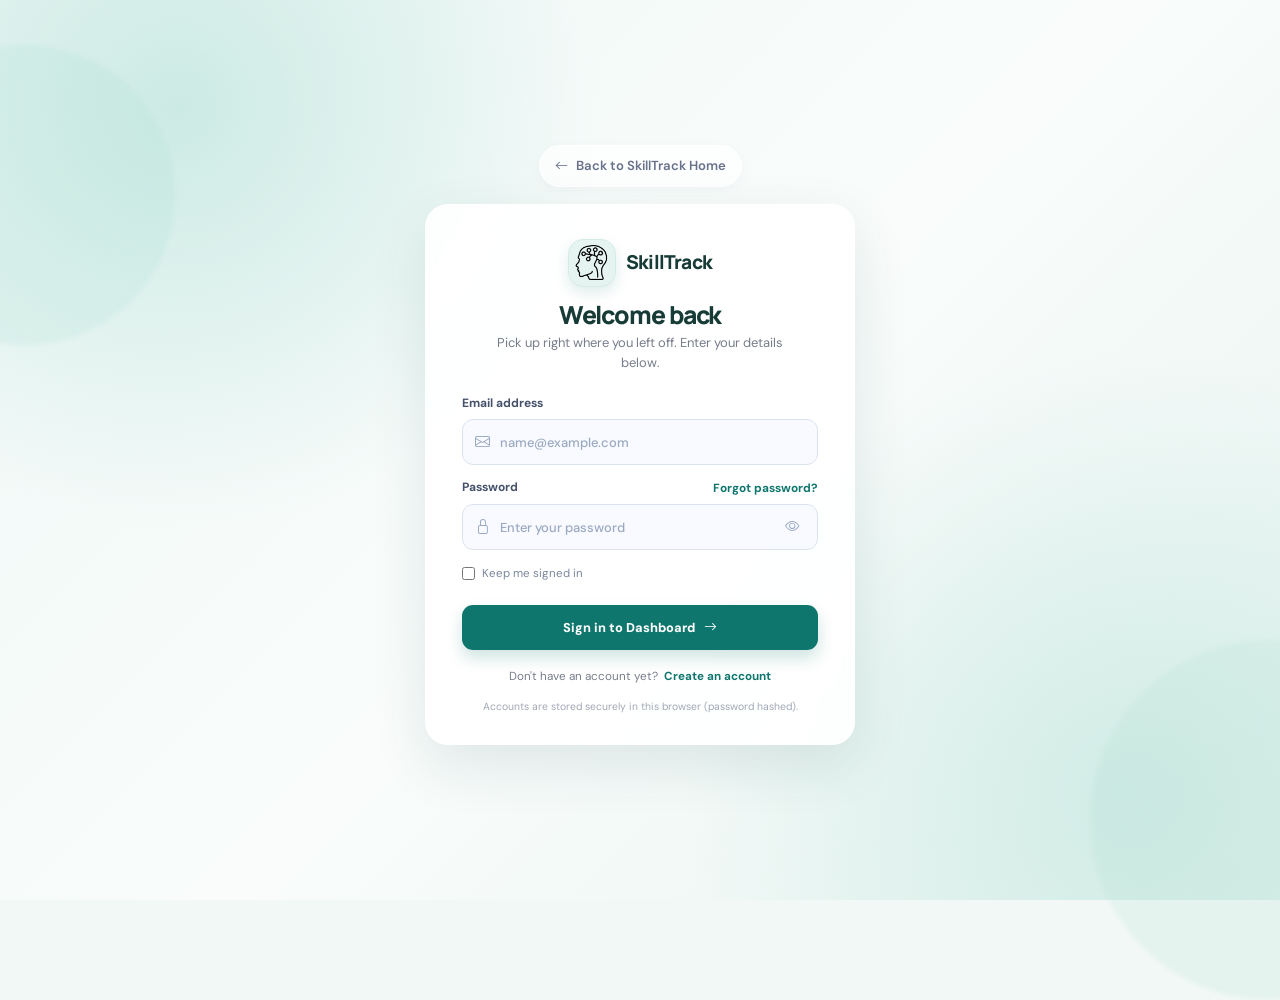
<file: pages/resources.html>
<!DOCTYPE html>
<html lang="en">
<head>
  <meta charset="UTF-8">
  <meta name="viewport" content="width=device-width, initial-scale=1">
  <title>SkillTrack | My Resources</title>
  <link rel="icon" href="../assets/images/brain.jpg">
  <link href="../assets/css/bootstrap.min.css" rel="stylesheet">
  <link href="../assets/css/bootstrap-icons.min.css" rel="stylesheet">
  <link href="../assets/css/style.css" rel="stylesheet">
</head>
<body class="dashboard-body">

<script src="../assets/js/data.js"></script>
<script src="../assets/js/skilltrack.js"></script>
<script>
const user = ST.require('student');

if (user) {
  const page = renderShell(user, 'resources', 'My Resources');

  /* ---------- Small building blocks ---------- */
  const card = (header, body, extraClass = '') => `
    <div class="card dashboard-panel ${extraClass}">
      <div class="card-header">${header}</div>
      <div class="card-body">${body}</div>
    </div>`;

  const empty = html => `<p class="text-muted mb-0">${html}</p>`;

  const levelLabel = d => d < .4 ? 'Beginner' : d < .7 ? 'Intermediate' : 'Advanced';

  /* ---------- Section 1: Recommended (personalized) ---------- */
  const recommendedSection = recs => card(
    `Recommended (${recs.length})`,
    recs.length
      ? recs.map(r => recItem(r, user.id)).join('')
      : empty('No personalized picks yet. <a href="quiz.html" class="fw-bold">Take a quiz</a> and SkillTrack will recommend resources for your weak topics. You can browse everything below in the meantime.'),
    'mb-4'
  );

  /* ---------- Section 2: Completed ---------- */
  const completedRow = r => `
    <div class="recommendation-item">
      <span class="recommendation-icon"><i class="bi ${typeIcon[r.type]}"></i></span>
      <div>
        <strong>${ST.esc(r.title)}</strong>
        <small>${typeLabel[r.type]} · ${ST_TOPICS.find(t => t.id === r.topic).name}</small>
      </div>
      <button class="btn btn-sm btn-outline-secondary ms-auto" data-undo="${r.id}">Undo</button>
    </div>`;

  const completedSection = done => card(
    `Completed (${done.length})`,
    done.length ? done.map(completedRow).join('') : empty('Resources you finish will appear here.'),
    'mb-4'
  );

  /* ---------- Section 3: Browse all (always visible) ---------- */
  const libraryRow = (r, d) => `
    <div class="recommendation-item">
      <span class="recommendation-icon"><i class="bi ${typeIcon[r.type]}"></i></span>
      <div>
        <strong>${ST.esc(r.title)}</strong>
        <small>${typeLabel[r.type]} · ${levelLabel(r.d)}${d.done[r.id] ? ' · Done' : ''}</small>
      </div>
      <div class="ms-auto d-flex gap-1 align-self-center">
        <a class="btn btn-sm btn-outline-brand" href="${r.url}" ${r.type === 'practice' ? '' : 'target="_blank" rel="noopener"'} data-open="${r.id}">Open</a>
      </div>
    </div>`;

  const librarySection = d => card(
    'Browse all resources',
    ST_TOPICS.map(t => `
      <h6 class="fw-bold mt-3"><i class="bi ${t.icon} me-2"></i>${t.name}</h6>
      ${ST_RESOURCES.filter(r => r.topic === t.id).map(r => libraryRow(r, d)).join('')}`).join('')
  );

  /* ---------- Page layout (top to bottom) ----------
     1. Recommended   2. Completed   3. Browse all */
  const render = () => {
    const d = ST.dataFor(user.id);
    const recs = ST.recommend(user.id, 12);
    const done = Object.keys(d.done)
                       .map(id => ST_RESOURCES.find(r => r.id === id))
                       .filter(Boolean);

    page.innerHTML = `
      <h2 class="fw-bold mb-1">My resources</h2>
      <p class="text-muted mb-4">Ranked by how much you need the topic and how well the difficulty fits your mastery level.</p>
      ${recommendedSection(recs)}
      ${completedSection(done)}
      ${librarySection(d)}`;

    wireRecs(page, user.id, render);
    page.querySelectorAll('[data-undo]').forEach(b => b.onclick = () => {
      ST.markDone(user.id, b.dataset.undo, false);
      render();
    });
  };

  render();
}
</script>
<script src="../assets/js/bootstrap.bundle.min.js"></script>
</body>
</html>
</file>
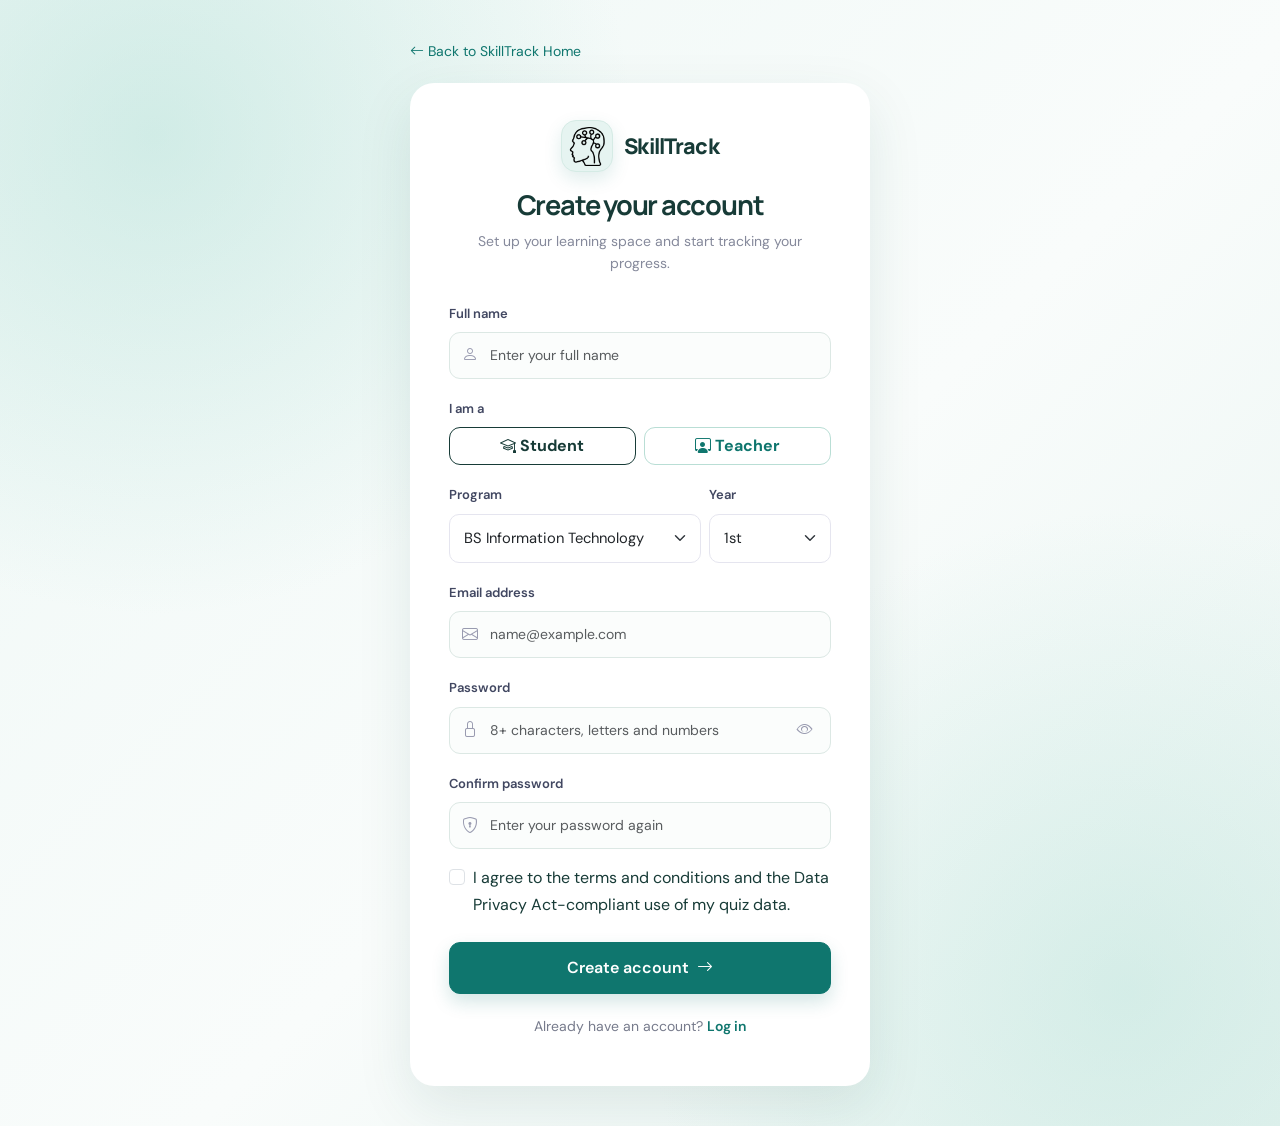
<file: pages/signup.html>
<!doctype html>
<html lang="en">
<head>
    <meta charset="utf-8">
    <meta name="viewport" content="width=device-width, initial-scale=1">
    <title>Create Account | SkillTrack</title>
  <link rel="icon" type="image/png" href="../assets/images/brain.jpg">
    <link href="../assets/css/bootstrap.min.css" rel="stylesheet">
    <link href="../assets/css/bootstrap-icons.min.css" rel="stylesheet">
    <link href="../assets/css/style.css" rel="stylesheet">
</head>
<body class="auth-page">

    <main class="auth-wrap">

        <!-- Back to Homepage -->
        <a class="auth-back" href="../index.html">
            <i class="bi bi-arrow-left"></i>
            Back to SkillTrack Home
        </a>

        <!-- Sign Up Card -->
        <section class="auth-card">

            <a class="auth-brand-lockup" href="../index.html" aria-label="SkillTrack home">
                <span class="auth-brand-mark"><img src="../assets/images/brain.jpg" alt=""></span>
                <span>SkillTrack</span>
            </a>

            <h1>Create your account</h1>

            <p class="auth-sub">
                Set up your learning space and start tracking your progress.
            </p>

            <!-- Registration Form -->
            <div id="formAlert" class="alert alert-danger py-2 small d-none" role="alert"></div>
            <form id="signupForm" novalidate>

                <!-- Full Name -->
                <div class="mb-3">
                    <label class="form-label" for="fullname">
                        Full name
                    </label>

                    <div class="input-icon">
                        <i class="bi bi-person"></i>

                        <input
                            class="form-control"
                            id="fullname"
                            type="text"
                            placeholder="Enter your full name"
                            required
                        >
                    </div>
                </div>


                <div class="mb-3">
                    <label class="form-label">I am a</label>
                    <div class="d-flex gap-2">
                        <input type="radio" class="btn-check" name="role" id="roleStudent" value="student" checked><label class="btn btn-outline-brand flex-fill" for="roleStudent"><i class="bi bi-mortarboard me-1"></i>Student</label>
                        <input type="radio" class="btn-check" name="role" id="roleTeacher" value="teacher"><label class="btn btn-outline-brand flex-fill" for="roleTeacher"><i class="bi bi-person-workspace me-1"></i>Teacher</label>
                    </div>
                </div>
                <div class="row g-2 mb-3" id="studentFields">
                    <div class="col-8"><label class="form-label" for="program">Program</label>
                        <select class="form-select" id="program"><option>BS Information Technology</option><option>BS Computer Science</option><option>BS Computer Engineering</option><option>Other program</option></select></div>
                    <div class="col-4"><label class="form-label" for="year">Year</label>
                        <select class="form-select" id="year"><option>1st</option><option>2nd</option><option>3rd</option><option>4th</option></select></div>
                </div>
                <!-- Email Address -->
                <div class="mb-3">
                    <label class="form-label" for="email">
                        Email address
                    </label>

                    <div class="input-icon">
                        <i class="bi bi-envelope"></i>

                        <input
                            class="form-control"
                            id="email"
                            type="email"
                            placeholder="name@example.com"
                            required
                        >
                    </div>
                </div>

                <!-- Password -->
                <div class="mb-3">
                    <label class="form-label" for="password">
                        Password
                    </label>

                    <div class="input-icon">
                        <i class="bi bi-lock"></i>

                        <input
                            class="form-control"
                            id="password"
                            type="password"
                            placeholder="8+ characters, letters and numbers"
                            minlength="8"
                            required
                        >

                        <button
                            class="password-toggle"
                            type="button"
                            onclick="togglePassword('password', this)"
                        >
                            <i class="bi bi-eye"></i>
                        </button>
                    </div>
                </div>

                <!-- Confirm Password -->
                <div class="mb-3">
                    <label class="form-label" for="confirm">
                        Confirm password
                    </label>

                    <div class="input-icon">
                        <i class="bi bi-shield-lock"></i>

                        <input
                            class="form-control"
                            id="confirm" autocomplete="new-password"
                            type="password"
                            placeholder="Enter your password again"
                            required
                        >
                    </div>
                </div>

                <!-- Terms and Conditions -->
                <div class="form-check mb-3">
                    <input
                        class="form-check-input"
                        type="checkbox"
                        id="terms"
                        required
                    >

                    <label class="form-check-label" for="terms">
                        I agree to the terms and conditions and the Data Privacy Act-compliant use of my quiz data.
                    </label>
                </div>

                <!-- Submit Button -->
                <button
                    class="btn btn-brand auth-submit"
                    type="submit"
                >
                    Create account
                    <i class="bi bi-arrow-right ms-1"></i>
                </button>

            </form>

            <!-- Login Link -->
            <p class="auth-bottom">
                Already have an account?
                <a href="login.html">Log in</a>
            </p>

        </section>

    </main>

    <!-- Password Visibility Script -->
    <script>
        function togglePassword(id, btn) {

            const input = document.getElementById(id);
            const show = input.type === 'password';

            input.type = show ? 'text' : 'password';

            btn.innerHTML = show
                ? '<i class="bi bi-eye-slash"></i>'
                : '<i class="bi bi-eye"></i>';
        }

        document.querySelectorAll('input[name=role]').forEach(r => r.addEventListener('change', () =>
            document.getElementById('studentFields').style.display = document.getElementById('roleTeacher').checked ? 'none' : ''));
    </script>
    <script src="../assets/js/data.js"></script>
    <script src="../assets/js/skilltrack.js"></script>
    <script>
        if (ST.current()) location.href = ST.current().role === 'teacher' ? 'teacher.html' : 'dashboard.html';
        const box = document.getElementById('formAlert');
        document.getElementById('signupForm').addEventListener('submit', async e => {
            e.preventDefault(); box.classList.add('d-none');
            const v = id => document.getElementById(id).value;
            try {
                if (v('password') !== v('confirm')) throw new Error('Passwords do not match. Please try again.');
                const role = document.getElementById('roleTeacher').checked ? 'teacher' : 'student';
                await ST.signUp({name: v('fullname'), email: v('email'), password: v('password'), role, program: v('program'), year: v('year')});
                await ST.logIn(v('email'), v('password'), true);
                location.href = role === 'teacher' ? 'teacher.html' : 'dashboard.html';
            } catch (err) { box.textContent = err.message; box.classList.remove('d-none'); window.scrollTo(0, 0); }
        });
    </script>
    <script src="../assets/js/bootstrap.bundle.min.js"></script>
</body>
</html>
</file>
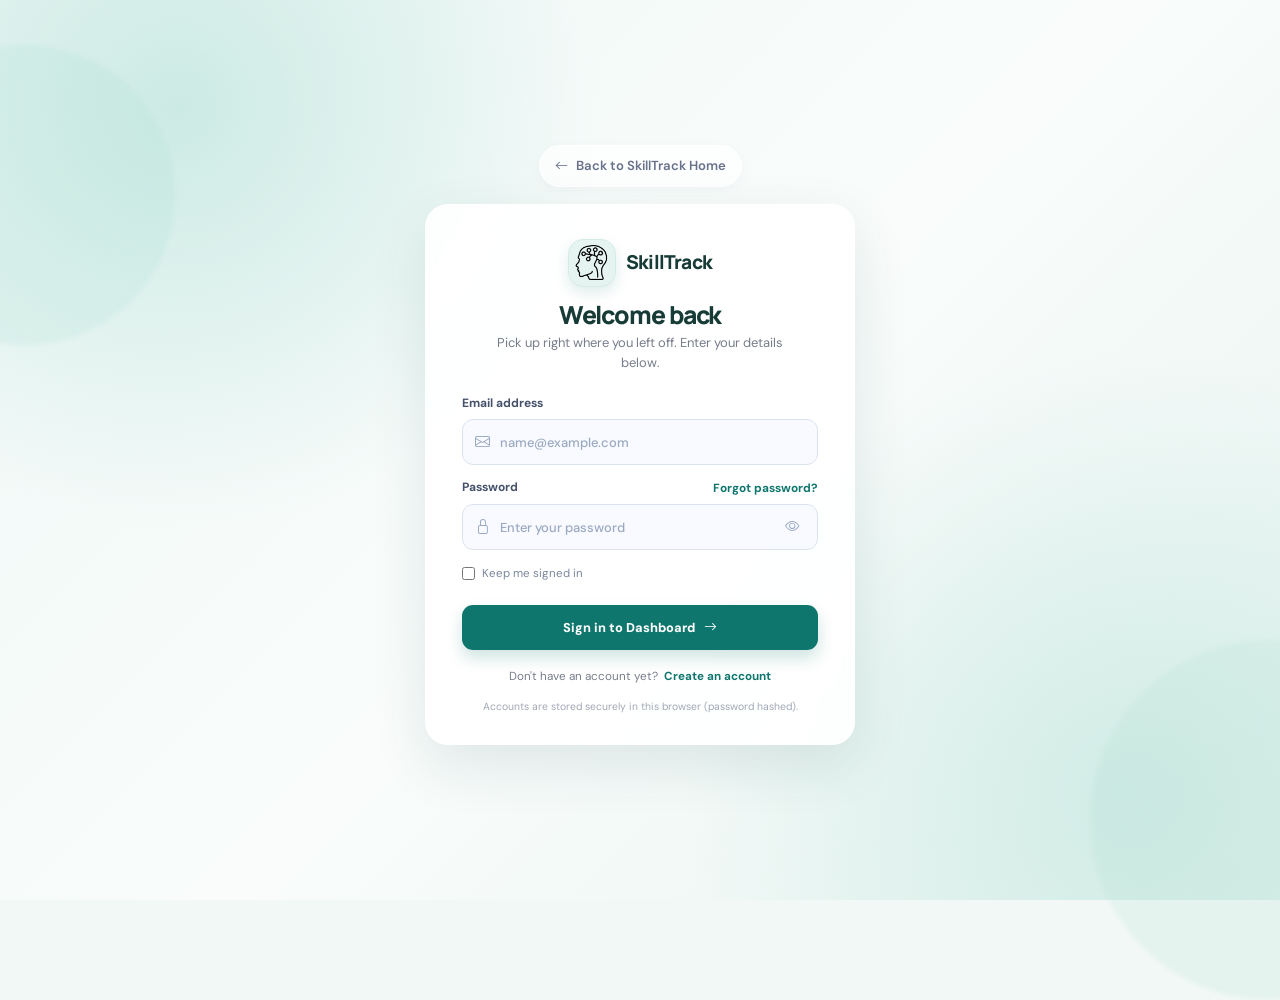
<file: pages/teacher.html>
<!DOCTYPE html>
<html lang="en">
<head>
  <meta charset="UTF-8">
  <meta name="viewport" content="width=device-width, initial-scale=1">
  <title>SkillTrack | Teacher Dashboard</title>
  <link rel="icon" href="../assets/images/brain.jpg">
  <link href="../assets/css/bootstrap.min.css" rel="stylesheet">
  <link href="../assets/css/bootstrap-icons.min.css" rel="stylesheet">
  <link href="../assets/css/style.css" rel="stylesheet">
</head>
<body class="dashboard-body">

<script src="../assets/js/data.js"></script>
<script src="../assets/js/skilltrack.js"></script>
<script>
const user = ST.require('teacher');

if (user) {
  const page = renderShell(user, 'teacher', 'Teacher Dashboard');

  /* ---------- Data ---------- */
  const students = ST.students();

  // Per-topic class stats: how many assessed, average mastery, how many below 60%
  const classStats = ST_TOPICS.map(t => {
    const scores = students.map(s => ST.dataFor(s.id).mastery[t.id]).filter(m => m != null);
    return {
      topic: t,
      assessed: scores.length,
      avg: scores.length ? scores.reduce((a, b) => a + b, 0) / scores.length : null,
      weak: scores.filter(m => m < ST.WEAK).length
    };
  });

  /* ---------- Small building blocks ---------- */
  const panel = (colClass, header, body) => `
    <div class="${colClass}">
      <div class="card dashboard-panel h-100">
        <div class="card-header">${header}</div>
        <div class="card-body">${body}</div>
      </div>
    </div>`;

  const empty = text => `<p class="text-muted mb-0">${text}</p>`;

  /* ---------- Section 1: Average mastery by topic ---------- */
  const masteryBody = stats => stats.map(c => `
    <div class="topic-row">
      <div class="topic-meta">
        <span>${c.topic.name}</span>
        <span>${c.avg == null ? 'No data' : pct(c.avg) + '% · ' + c.weak + ' weak'}</span>
      </div>
      <div class="progress">
        <div class="progress-bar ${c.avg == null ? '' : barClass(c.avg)}" style="width:${c.avg == null ? 0 : pct(c.avg)}%"></div>
      </div>
    </div>`).join('');

  /* ---------- Section 2: Needs intervention ---------- */
  const interventionBody = stats => {
    const rows = stats
      .filter(c => c.weak)
      .sort((a, b) => b.weak - a.weak)
      .map(c => `
        <div class="recommendation-item">
          <span class="recommendation-icon"><i class="bi ${c.topic.icon}"></i></span>
          <div>
            <strong>${c.topic.name}</strong>
            <small>${c.weak} of ${c.assessed} assessed student(s) below 60%</small>
          </div>
        </div>`).join('');
    return rows || empty('No weak topics detected yet.');
  };

  /* ---------- Section 3: Students table ---------- */
  const studentRow = s => {
    const x = ST.summary(s.id);
    const weakTopics = ST_TOPICS.filter(t => x.d.mastery[t.id] < ST.WEAK).map(t => t.name).join(', ');
    return `
      <tr>
        <td>${ST.esc(s.name)}<div class="small text-muted">${ST.esc(s.email)}</div></td>
        <td>${ST.esc(s.program)} ${ST.esc(s.year)}</td>
        <td>${x.avg == null ? '—' : pct(x.avg) + '%'}</td>
        <td>${x.mastered}</td>
        <td class="small">${weakTopics || '—'}</td>
      </tr>`;
  };

  const studentsSection = list => `
    <div class="card dashboard-panel">
      <div class="card-header">Students (${list.length})</div>
      <div class="card-body p-0">
        <div class="table-responsive">
          <table class="table mb-0 align-middle">
            <thead>
              <tr><th>Name</th><th>Program</th><th>Quiz avg</th><th>Mastered</th><th>Weak topics</th></tr>
            </thead>
            <tbody>
              ${list.map(studentRow).join('') || '<tr><td colspan="5" class="text-center text-muted py-4">No students registered yet.</td></tr>'}
            </tbody>
          </table>
        </div>
      </div>
    </div>`;

  /* ---------- Page layout (top to bottom) ----------
     1. Title
     2. Average mastery (left) + Needs intervention (right)
     3. Students table */
  page.innerHTML = `
    <h2 class="fw-bold mb-1">Class overview</h2>
    <p class="text-muted mb-4">Class-wide learning gaps from students registered on this device/browser.</p>
    <div class="row g-4 mb-4">
      ${panel('col-xl-6', 'Average mastery by topic', masteryBody(classStats))}
      ${panel('col-xl-6', 'Needs intervention', interventionBody(classStats))}
    </div>
    ${studentsSection(students)}`;
}
</script>
<script src="../assets/js/bootstrap.bundle.min.js"></script>
</body>
</html>
</file>
<file: assets/css/style.css>
@import url('https://fonts.googleapis.com/css2?family=DM+Sans:wght@400;500;600;700&family=Manrope:wght@500;600;700;800&display=swap');

:root {
  --brand: #0f766e;
  --brand-dark: #115e59;
  --ink: #173b37;
  --muted: #71817f;
  --line: #e3eeeb;
  --soft: #f4faf8;
  --lilac: #e6f4f1;
  --mint: #e7f6f0;
  --peach: #fff0e8;
  --shadow: 0 16px 45px rgba(15, 74, 68, .09);
}

* {
  box-sizing: border-box;
}

html {
  scroll-behavior: smooth;
  scroll-padding-top: 88px;
}

body {
  font-family: 'DM Sans', Arial, sans-serif;
  color: var(--ink);
  background: #fff;
  line-height: 1.65;
}

h1, h2, h3, h4, h5, .navbar-brand {
  font-family: 'Manrope', 'DM Sans', sans-serif;
  letter-spacing: -.035em;
}

h2 {
  font-weight: 800;
}

.text-muted {
  color: var(--muted) !important;
}

/* ==========================================
   2. Buttons
   ========================================== */
.btn {
  font-weight: 700;
  border-radius: 11px;
  transition: all .2s ease;
}

.btn-brand {
  background: var(--brand);
  border: 1px solid var(--brand);
  color: #fff;
  box-shadow: 0 8px 18px rgba(15, 118, 110, .18);
}

.btn-brand:hover,
.btn-brand:focus {
  background: var(--brand-dark);
  border-color: var(--brand-dark);
  color: #fff;
  transform: translateY(-2px);
}

.btn-outline-brand {
  color: var(--brand);
  border: 1px solid #b9ded5;
  background: #fff;
}

.btn-outline-brand:hover {
  background: var(--lilac);
  color: var(--brand-dark);
  border-color: #a7d4c9;
}

.btn-soft {
  background: #eaf6f3;
  color: var(--brand-dark);
  border: 1px solid #e6e2ff;
}

.btn-soft:hover {
  background: #d9eee9;
  color: var(--brand-dark);
  transform: translateY(-2px);
}

/* ==========================================
   3. Navigation & Brand Lockup
   ========================================== */
.site-nav {
  min-height: 76px;
  border-bottom: 1px solid #e7f0ed;
  box-shadow: 0 4px 22px rgba(30, 30, 70, .04);
}

.brand-lockup {
  display: inline-flex;
  align-items: center;
  gap: 10px;
  font-size: 1.35rem;
  font-weight: 800;
  color: var(--ink);
  text-decoration: none;
}

.brand-lockup:hover {
  color: var(--ink);
}

.brand-logo-wrap {
  width: 40px;
  height: 40px;
  display: inline-flex;
  align-items: center;
  justify-content: center;
  flex: 0 0 40px;
  border-radius: 13px;
  background: #e5f4f0;
  border: 1px solid #d5ebe5;
  box-shadow: 0 5px 14px rgba(15, 118, 110, .10);
  overflow: hidden;
}

.brand-logo-img {
  width: 32px;
  height: 32px;
  object-fit: contain;
  display: block;
}

.brand-accent {
  color: #55a99b;
}

.navbar-nav .nav-link {
  font-weight: 600;
  color: #696b80;
  padding: .65rem .8rem !important;
}

.navbar-nav .nav-link:hover,
.navbar-nav .nav-link.active {
  color: var(--brand);
}

/* ==========================================
   4. Hero Section
   ========================================== */
.hero-section {
  position: relative;
  overflow: hidden;
  background: linear-gradient(115deg, #f5fbf9 0%, #edf8f5 55%, #e2f2ed 100%);
  padding: 94px 0 105px;
}

.hero-content {
  position: relative;
  z-index: 2;
}

.eyebrow,
.section-kicker {
  display: inline-flex;
  align-items: center;
  gap: 9px;
  font-size: .72rem;
  font-weight: 800;
  letter-spacing: .13em;
  color: var(--brand);
  text-transform: uppercase;
}

.eyebrow {
  padding: 9px 13px;
  background: #e6f4f1;
  border-radius: 50px;
}

.eyebrow-dot {
  width: 7px;
  height: 7px;
  background: #0f766e;
  border-radius: 50%;
  box-shadow: 0 0 0 4px rgba(15, 118, 110, .12);
}

.hero-section h1 {
  font-size: clamp(2.8rem, 5vw, 4.5rem);
  line-height: 1.08;
  font-weight: 800;
  max-width: 650px;
  margin: 23px 0;
}

.text-gradient {
  background: linear-gradient(100deg, #0f766e, #55a99b);
  -webkit-background-clip: text;
  background-clip: text;
  color: transparent;
}

.hero-lead {
  font-size: 1.12rem;
  line-height: 1.8;
  color: #696b82;
  max-width: 570px;
}

.hero-trust {
  display: flex;
  align-items: center;
  gap: 12px;
  color: #77798e;
  font-size: .86rem;
}

.avatar-stack {
  display: flex;
  padding-left: 5px;
}

.avatar-stack span {
  width: 29px;
  height: 29px;
  border-radius: 50%;
  border: 2px solid #f7fbfa;
  margin-left: -5px;
  background: #cde9e2;
  color: #115e59;
  font-size: .72rem;
  font-weight: 800;
  display: grid;
  place-items: center;
}

.avatar-stack span:nth-child(2) {
  background: #ffe0d0;
  color: #a85b3d;
}

.avatar-stack span:nth-child(3) {
  background: #d9f0e7;
  color: #387b62;
}

.hero-visual {
  position: relative;
  min-height: 435px;
  display: flex;
  align-items: center;
  justify-content: center;
}

.hero-photo-wrap {
  position: relative;
  width: 88%;
  height: 390px;
  border-radius: 30px;
  overflow: hidden;
  transform: rotate(2deg);
  box-shadow: 0 26px 60px rgba(15, 76, 69, .16);
  border: 9px solid rgba(255, 255, 255, .85);
  z-index: 1;
}

.hero-photo {
  width: 100%;
  height: 100%;
  object-fit: cover;
}

.floating-card {
  position: absolute;
  z-index: 3;
  display: flex;
  align-items: center;
  gap: 12px;
  background: #fff;
  padding: 14px 17px;
  border-radius: 16px;
  box-shadow: 0 14px 38px rgba(39, 35, 91, .15);
  min-width: 230px;
}

.progress-float {
  top: 35px;
  left: -5px;
}

.resource-float {
  bottom: 28px;
  right: -7px;
}

.float-icon {
  width: 42px;
  height: 42px;
  border-radius: 12px;
  display: grid;
  place-items: center;
  font-size: 1.2rem;
}

.float-icon.purple {
  background: var(--lilac);
  color: var(--brand);
}

.float-icon.peach {
  background: var(--peach);
  color: #d17a4d;
}

.float-label {
  display: block;
  color: #89899a;
  font-size: .72rem;
}

.floating-card strong {
  font-size: .87rem;
}

.float-check {
  margin-left: auto;
  color: #28a879;
}

.hero-orbit {
  position: absolute;
  border: 1px dashed rgba(15, 118, 110, .2);
  border-radius: 50%;
  z-index: 0;
}

.orbit-one {
  width: 450px;
  height: 450px;
}

.orbit-two {
  width: 520px;
  height: 520px;
}

.hero-bottom-shape {
  position: absolute;
  bottom: -1px;
  left: 0;
  width: 100%;
  height: 34px;
  background: #fff;
  clip-path: ellipse(58% 100% at 50% 100%);
}

/* ==========================================
   5. Sections, Features & Process
   ========================================== */
.section-space {
  padding: 94px 0;
}

.section-heading {
  max-width: 700px;
}

.section-heading h2,
.section-title {
  font-size: clamp(2rem, 3.2vw, 2.8rem);
  line-height: 1.2;
  margin: 13px 0;
}

.section-heading p,
.section-intro {
  font-size: 1.02rem;
  color: var(--muted);
  line-height: 1.8;
}

.features-section {
  background: #fff;
}

.feature-card {
  position: relative;
  overflow: hidden;
  padding: 32px 29px;
  border: 1px solid var(--line);
  border-radius: 19px;
  background: #fff;
  box-shadow: 0 8px 25px rgba(35, 32, 80, .035);
  transition: transform .25s, box-shadow .25s;
}

.feature-card:hover,
.resource-card:hover {
  transform: translateY(-6px);
  box-shadow: var(--shadow);
}

.feature-icon {
  width: 58px;
  height: 58px;
  border-radius: 17px;
  display: grid;
  place-items: center;
  font-size: 1.55rem;
  margin-bottom: 24px;
}

.icon-lilac {
  background: var(--lilac);
  color: #0f766e;
}

.icon-peach {
  background: var(--peach);
  color: #d17a4d;
}

.icon-mint {
  background: var(--mint);
  color: #329875;
}

.feature-card h3,
.process-card h3,
.resource-body h3 {
  font-size: 1.12rem;
  font-weight: 800;
  margin-bottom: 10px;
}

.feature-card p,
.process-card p,
.resource-body p {
  font-size: .93rem;
  color: var(--muted);
  margin: 0;
  line-height: 1.75;
}

.feature-number {
  position: absolute;
  right: 23px;
  top: 24px;
  color: #eeedf6;
  font-family: 'Manrope';
  font-size: 2rem;
  font-weight: 800;
}

.process-section {
  background: #f4f9f7;
}

.process-card {
  height: 100%;
  background: #fff;
  border: 1px solid var(--line);
  border-radius: 18px;
  padding: 28px;
  position: relative;
  box-shadow: 0 8px 24px rgba(35, 32, 80, .035);
}

.process-step {
  position: absolute;
  right: 24px;
  top: 20px;
  font-weight: 800;
  color: #e2dfff;
  font-size: 1.65rem;
}

.process-icon {
  width: 52px;
  height: 52px;
  border-radius: 15px;
  background: var(--lilac);
  color: var(--brand);
  display: grid;
  place-items: center;
  font-size: 1.4rem;
  margin-bottom: 23px;
}

.process-card:nth-child(2) .process-icon {
  background: var(--peach);
  color: #d17a4d;
}

.note-strip {
  display: flex;
  align-items: center;
  gap: 10px;
  padding: 13px 17px;
  border: 1px solid #cfe8e1;
  background: #eaf6f3;
  border-radius: 12px;
  color: #55756f;
  font-size: .86rem;
}

.note-strip i {
  color: var(--brand);
  font-size: 1rem;
}

/* ==========================================
   6. Resources Section
   ========================================== */
.resources-section {
  background: #fff;
}

.resource-card {
  border: 1px solid var(--line);
  border-radius: 19px;
  overflow: hidden;
  background: #fff;
  box-shadow: 0 8px 25px rgba(35, 32, 80, .035);
  transition: transform .25s, box-shadow .25s;
}

.resource-art {
  height: 180px;
  position: relative;
  display: grid;
  place-items: center;
  overflow: hidden;
}

.art-video {
  background: linear-gradient(135deg, #d8f0ea, #91cfc0);
}

.art-reading {
  background: linear-gradient(135deg, #e4f3ef, #b8ddd3);
}

.art-practice {
  background: linear-gradient(135deg, #dff4eb, #9ad8c0);
}

.art-circle,
.book-shape,
.practice-shape {
  width: 88px;
  height: 88px;
  border-radius: 25px;
  background: rgba(255, 255, 255, .78);
  display: grid;
  place-items: center;
  color: #0f766e;
  font-size: 2.7rem;
  box-shadow: 0 12px 28px rgba(45, 40, 90, .1);
  transform: rotate(-7deg);
}

.book-shape {
  color: #c5754e;
  transform: rotate(5deg);
}

.practice-shape {
  color: #318b6b;
  transform: rotate(-4deg);
}

.art-tag {
  position: absolute;
  bottom: 15px;
  left: 18px;
  color: rgba(45, 40, 80, .65);
  font-size: .65rem;
  font-weight: 800;
  letter-spacing: .12em;
}

.resource-body {
  padding: 25px;
}

.resource-type {
  display: block;
  color: var(--brand);
  font-size: .68rem;
  letter-spacing: .12em;
  font-weight: 800;
  margin-bottom: 10px;
}

.resource-body h3 {
  margin-bottom: 9px;
}

.resource-body p {
  min-height: 52px;
}

.resource-link {
  display: inline-flex;
  gap: 9px;
  align-items: center;
  margin-top: 20px;
  color: var(--brand);
  font-weight: 800;
  text-decoration: none;
  font-size: .88rem;
}

.resource-link:hover {
  color: var(--brand-dark);
  gap: 13px;
}

/* ==========================================
   7. Call to Action & Contact
   ========================================== */
.cta-section {
  padding: 12px 0 80px;
  background: #fff;
}

.cta-panel {
  position: relative;
  overflow: hidden;
  display: flex;
  align-items: center;
  justify-content: space-between;
  gap: 30px;
  padding: 48px 55px;
  border-radius: 24px;
  background: linear-gradient(110deg, #0f766e, #2c9b8b);
  color: #fff;
  box-shadow: 0 20px 45px rgba(15, 118, 110, .18);
}

.cta-panel .section-kicker {
  color: #d4eee8;
}

.cta-panel h2 {
  font-size: clamp(1.7rem, 3vw, 2.45rem);
  max-width: 620px;
  margin: 12px 0;
}

.cta-panel p {
  margin: 0;
  color: #e0f3ee;
}

.cta-panel .btn {
  position: relative;
  z-index: 2;
  color: #0f766e;
  font-size: .9rem;
  font-weight: 800;
  white-space: nowrap;
}

.cta-decoration {
  position: absolute;
  right: 28%;
  top: -35px;
  font-size: 9rem;
  color: rgba(255, 255, 255, .07);
  transform: rotate(15deg);
}

.contact-section {
  padding-top: 55px;
}

.contact-detail {
  display: flex;
  align-items: center;
  gap: 14px;
  margin-top: 25px;
}

.contact-icon {
  width: 43px;
  height: 43px;
  border-radius: 13px;
  background: var(--lilac);
  color: var(--brand);
  display: grid;
  place-items: center;
  font-size: 1.1rem;
}

.contact-detail strong,
.contact-detail span {
  display: block;
}

.contact-detail strong {
  font-size: .9rem;
}

.contact-detail div span {
  font-size: .83rem;
  color: var(--muted);
}

.contact-form {
  padding: 30px;
  border: 1px solid var(--line);
  border-radius: 19px;
  box-shadow: 0 10px 30px rgba(35, 32, 80, .04);
}

.form-label {
  font-size: .86rem;
  font-weight: 700;
  color: #45465e;
}

.form-control,
.form-select {
  border: 1px solid #e5e5ef;
  border-radius: 10px;
  padding: .78rem .9rem;
  font-size: .92rem;
}

.form-control:focus,
.form-select:focus {
  border-color: #83c4b8;
  box-shadow: 0 0 0 .2rem rgba(15, 118, 110, .11);
}

.form-note {
  font-size: .85rem;
  color: #318b6b;
}

/* ==========================================
   8. Footer
   ========================================== */
.site-footer {
  background: #123f3b;
  color: #c9c9d8;
  padding: 28px 0;
}

.site-footer .brand-lockup {
  font-size: 1.12rem;
}

.site-footer .brand-mark {
  width: 31px;
  height: 31px;
  font-size: .95rem;
}

.site-footer p {
  font-size: .82rem;
}

.footer-links {
  display: flex;
  gap: 20px;
}

.footer-links a {
  color: #c9c9d8;
  text-decoration: none;
  font-size: .82rem;
}

.footer-links a:hover {
  color: #fff;
}

/* ==========================================
   9. Dashboard Layout & Components
   ========================================== */
.dashboard-body {
  background: #f4f9f7;
}

.dashboard-shell {
  min-height: 100vh;
}

.sidebar {
  background: #123f3b;
  min-height: 100vh;
  padding: 25px 17px;
}

.sidebar .brand-lockup {
  color: #fff;
  font-size: 1.18rem;
  margin: 0 8px 38px;
}

.sidebar .brand-logo-wrap {
  background: #e5f4f0;
}

.sidebar-label {
  color: #9bc6bd;
  font-size: .66rem;
  font-weight: 800;
  letter-spacing: .13em;
  text-transform: uppercase;
  padding: 0 12px;
  margin: 22px 0 9px;
}

.sidebar .nav-link {
  color: #d0e4df;
  border-radius: 10px;
  padding: 11px 13px;
  font-size: .9rem;
  font-weight: 600;
}

.sidebar .nav-link i {
  width: 22px;
  font-size: 1rem;
}

.sidebar .nav-link:hover,
.sidebar .nav-link.active {
  background: rgba(255, 255, 255, .14);
  color: #fff;
}

.dashboard-main {
  min-width: 0;
}

.dashboard-topbar {
  height: 75px;
  background: #fff;
  border-bottom: 1px solid var(--line);
  padding: 0 30px;
}

.dashboard-content {
  padding: 32px;
}

.dashboard-welcome h1 {
  font-size: 1.8rem;
  font-weight: 800;
}

.dashboard-welcome p {
  color: var(--muted);
}

.demo-label {
  display: inline-flex;
  padding: 6px 10px;
  border-radius: 50px;
  background: #fff0dc;
  color: #9b6829;
  font-size: .68rem;
  font-weight: 800;
  letter-spacing: .06em;
}

.stat-card {
  border: 1px solid var(--line);
  border-radius: 16px;
  box-shadow: 0 6px 20px rgba(35, 32, 80, .03);
}

.stat-card .card-body {
  padding: 20px;
}

.stat-icon {
  width: 43px;
  height: 43px;
  border-radius: 13px;
  display: grid;
  place-items: center;
  font-size: 1.15rem;
  background: #e6f4f1 !important;
  color: #0f766e !important;
}

.stat-value {
  font-size: 1.8rem;
  font-weight: 800;
  letter-spacing: -.04em;
}

.stat-caption {
  font-size: .78rem;
  color: var(--muted);
}

.dashboard-panel {
  height: 100%;
  border: 1px solid var(--line);
  border-radius: 16px;
  box-shadow: 0 6px 20px rgba(35, 32, 80, .03);
}

.dashboard-panel .card-header {
  background: #fff;
  border-bottom: 1px solid var(--line);
  padding: 18px 21px;
  font-weight: 800;
  border-radius: 16px 16px 0 0;
}

.dashboard-panel .card-body {
  padding: 21px;
}

.topic-row {
  margin-bottom: 21px;
}

.topic-row:last-child {
  margin-bottom: 0;
}

.topic-meta {
  display: flex;
  justify-content: space-between;
  gap: 10px;
  font-size: .86rem;
  font-weight: 700;
  margin-bottom: 8px;
}

.topic-meta span:last-child {
  color: var(--muted);
}

.progress {
  height: 9px;
  border-radius: 20px;
  background: #e6efec;
}

.progress-bar {
  border-radius: 20px;
  background: var(--brand);
}

.progress-bar.mint {
  background: #4db895;
}

.progress-bar.peach {
  background: #d7a06f;
}

.strength-chip {
  display: inline-flex;
  align-items: center;
  gap: 6px;
  padding: 7px 10px;
  border-radius: 8px;
  font-size: .75rem;
  font-weight: 700;
  background: #e8f7f1;
  color: #328566;
}

.needs-chip {
  background: #fff0e8;
  color: #b76b43;
}

.recommendation-item {
  display: flex;
  gap: 13px;
  padding: 14px 0;
  border-bottom: 1px solid var(--line);
}

.recommendation-item:last-child {
  border: 0;
  padding-bottom: 0;
}

.recommendation-icon {
  width: 42px;
  height: 42px;
  flex: 0 0 42px;
  border-radius: 12px;
  background: #e6f4f1 !important;
  color: #0f766e !important;
  display: grid;
  place-items: center;
  font-size: 1.1rem;
}

.recommendation-item:nth-child(2) .recommendation-icon {
  background: #eaf3f0 !important;
  color: #477d73 !important;
}

.recommendation-item strong {
  display: block;
  font-size: .88rem;
}

.recommendation-item small {
  color: var(--muted);
}

.table {
  --bs-table-bg: transparent;
}

.table th {
  font-size: .72rem;
  text-transform: uppercase;
  letter-spacing: .06em;
  color: #85869a;
  font-weight: 800;
  border-bottom-color: var(--line);
}

.table td {
  font-size: .84rem;
  color: #505168;
  border-bottom-color: #f0f0f5;
  padding-top: 14px;
  padding-bottom: 14px;
}

.sidebar-mobile-brand {
  color: #fff;
  text-decoration: none;
  font-weight: 800;
}

/* ==========================================
   10. Authentication & Login Pages
   ========================================== */
.auth-page {
  min-height: 100vh;
  background: radial-gradient(circle at 12% 12%, rgba(164, 218, 207, .42), transparent 32%),
              radial-gradient(circle at 88% 88%, rgba(173, 222, 211, .38), transparent 32%),
              linear-gradient(135deg, #eff8f6, #f9fcfb 55%, #e8f4f1);
  display: flex;
  align-items: center;
  justify-content: center;
  padding: 40px 20px;
}

.auth-wrap {
  width: 100%;
  max-width: 460px;
  margin: auto;
}

.auth-back {
  display: block;
  text-decoration: none;
  color: #0f766e;
  margin-bottom: 20px;
  font-size: 14px;
}

.auth-card {
  background: white;
  padding: 36px 38px 31px;
  border: 1px solid rgba(255, 255, 255, .9);
  border-radius: 24px;
  box-shadow: 0 20px 55px rgba(22, 77, 69, .10);
}

.auth-brand-lockup {
  display: flex;
  align-items: center;
  justify-content: center;
  gap: 11px;
  margin: 0 auto 17px;
  text-decoration: none;
  color: #173b37;
  font-family: 'Manrope', 'DM Sans', sans-serif;
  font-size: 1.35rem;
  font-weight: 800;
  letter-spacing: -.04em;
}

.auth-brand-lockup:hover {
  color: #173b37;
}

.auth-brand-mark {
  width: 52px;
  height: 52px;
  display: grid;
  place-items: center;
  border-radius: 15px;
  background: #e6f4f1;
  border: 1px solid #d5ebe5;
  box-shadow: 0 7px 18px rgba(15, 118, 110, .13);
}

.auth-brand-mark img {
  width: 39px;
  height: 39px;
  object-fit: contain;
}

.auth-card h1 {
  text-align: center;
  font-size: 1.7rem;
  font-weight: 700;
  color: #173b37;
  letter-spacing: -.045em;
}

.auth-sub {
  text-align: center;
  color: #85899b;
  font-size: 14px;
  max-width: 330px;
  margin: 0 auto 25px;
  line-height: 1.6;
}

.auth-card .form-label {
  font-weight: 600;
  font-size: 13px;
  color: #414761;
}

.auth-card .form-control {
  min-height: 47px;
  border: 1px solid #dce8e4;
  border-radius: 11px;
  padding: 12px;
  font-size: 14px;
  background: #fbfdfc;
}

.auth-card .form-control:focus {
  background: #fff;
  border-color: #83c4b8;
  box-shadow: 0 0 0 3px rgba(15, 118, 110, .12);
}

.auth-card .form-check-input:checked {
  background-color: var(--brand);
  border-color: var(--brand);
}

.auth-submit {
  width: 100%;
  min-height: 49px;
  padding: 13px;
  border-radius: 11px;
  font-weight: 600;
  margin-top: 8px;
}

.auth-bottom {
  text-align: center;
  font-size: 14px;
  margin-top: 21px;
  color: #777b8c;
}

.auth-bottom a {
  color: #0f766e;
  font-weight: 600;
  text-decoration: none;
}

.input-icon {
  position: relative;
}

.input-icon > i {
  position: absolute;
  left: 13px;
  top: 50%;
  transform: translateY(-50%);
  color: #999bb0;
  z-index: 2;
}

.input-icon .form-control {
  padding-left: 40px;
}

.password-toggle {
  position: absolute;
  right: 12px;
  top: 50%;
  transform: translateY(-50%);
  border: none;
  background: transparent;
  color: #999bb0;
  height: 36px;
  display: grid;
  place-items: center;
}

.password-toggle:hover {
  color: var(--brand);
}

/* Minimalist Login Reference Page */
.login-reference-page {
  min-height: 100vh;
  background: #f2f8f6;
  overflow-x: hidden;
}

.login-reference-shell {
  min-height: 100vh;
  display: flex;
  flex-direction: column;
  align-items: center;
  justify-content: center;
  padding: 38px 20px 48px;
  position: relative;
  isolation: isolate;
  background: radial-gradient(circle at 14% 12%, rgba(164, 218, 207, .48), transparent 31%),
              radial-gradient(circle at 88% 88%, rgba(173, 222, 211, .43), transparent 32%),
              linear-gradient(135deg, #eff8f6 0%, #f9fcfb 52%, #e8f4f1 100%);
}

.login-reference-shell:before,
.login-reference-shell:after {
  content: "";
  position: absolute;
  z-index: -1;
  border-radius: 50%;
  filter: blur(2px);
  pointer-events: none;
}

.login-reference-shell:before {
  width: 300px;
  height: 300px;
  left: -125px;
  top: 5%;
  background: rgba(164, 218, 207, .18);
}

.login-reference-shell:after {
  width: 360px;
  height: 360px;
  right: -170px;
  bottom: -100px;
  background: rgba(173, 222, 211, .2);
}

.login-back-link {
  display: inline-flex;
  align-items: center;
  gap: 8px;
  padding: 9px 15px;
  margin-bottom: 17px;
  border: 1px solid rgba(255, 255, 255, .9);
  border-radius: 999px;
  background: rgba(255, 255, 255, .72);
  color: #68718a;
  text-decoration: none;
  font-size: .82rem;
  font-weight: 600;
  box-shadow: 0 3px 12px rgba(57, 69, 125, .035);
  transition: all .2s ease;
}

.login-back-link:hover {
  background: #fff;
  color: var(--brand);
  transform: translateY(-1px);
}

.login-reference-card {
  width: 100%;
  max-width: 430px;
  padding: 34px 36px 29px;
  border: 1px solid rgba(255, 255, 255, .96);
  border-radius: 23px;
  background: rgba(255, 255, 255, .91);
  box-shadow: 0 20px 55px rgba(22, 77, 69, .11);
  backdrop-filter: blur(12px);
}

.login-reference-brand {
  display: flex;
  align-items: center;
  justify-content: center;
  gap: 10px;
  margin: 0 auto 12px;
  color: #173b37;
  text-decoration: none;
  font-family: 'Manrope', 'DM Sans', sans-serif;
  font-size: 1.2rem;
  font-weight: 800;
  letter-spacing: -.04em;
}

.login-reference-brand:hover {
  color: #173b37;
}

.login-reference-mark {
  width: 48px;
  height: 48px;
  display: grid;
  place-items: center;
  border-radius: 15px;
  background: #e6f4f1;
  border: 1px solid #d5ebe5;
  box-shadow: 0 6px 14px rgba(15, 118, 110, .13);
}

.login-reference-mark img {
  width: 35px;
  height: 35px;
  object-fit: contain;
}

.login-reference-heading {
  text-align: center;
  margin-bottom: 21px;
}

.login-reference-heading h1 {
  font-size: 1.55rem;
  line-height: 1.25;
  font-weight: 800;
  letter-spacing: -.045em;
  margin: 0 0 3px;
  color: #173b37;
}

.login-reference-heading p {
  max-width: 300px;
  margin: 0 auto;
  color: #777d8b;
  font-size: .81rem;
  line-height: 1.55;
}

.login-reference-form {
  display: flex;
  flex-direction: column;
  gap: 13px;
}

.login-field label {
  display: block;
  margin-bottom: 6px;
  color: #46516b;
  font-size: .75rem;
  font-weight: 700;
}

.login-label-row {
  display: flex;
  align-items: center;
  justify-content: space-between;
  gap: 12px;
}

.login-label-row label {
  margin-bottom: 6px;
}

.login-inline-link {
  margin-bottom: 6px;
  color: var(--brand);
  text-decoration: none;
  font-size: .74rem;
  font-weight: 700;
}

.login-inline-link:hover,
.login-signup-prompt a:hover {
  text-decoration: underline;
}

.login-input-wrap {
  height: 46px;
  display: flex;
  align-items: center;
  gap: 10px;
  padding: 0 12px;
  border: 1px solid #dce3ef;
  border-radius: 11px;
  background: #f8faff;
  transition: border-color .2s, box-shadow .2s, background .2s;
}

.login-input-wrap:focus-within {
  border-color: #83c4b8;
  background: #fff;
  box-shadow: 0 0 0 3px rgba(15, 118, 110, .09);
}

.login-input-wrap > i {
  flex: 0 0 auto;
  color: #9aa9c0;
  font-size: .95rem;
}

.login-input-wrap input {
  width: 100%;
  min-width: 0;
  height: 100%;
  padding: 0;
  border: 0;
  outline: 0;
  background: transparent;
  color: #29324a;
  font: 500 .81rem 'DM Sans', Arial, sans-serif;
}

.login-input-wrap input:focus {
  outline: 0;
}

.login-input-wrap input::placeholder {
  color: #9aa9c0;
  opacity: 1;
}

.login-password-toggle {
  width: 26px;
  height: 30px;
  flex: 0 0 26px;
  display: grid;
  place-items: center;
  padding: 0;
  border: 0;
  background: transparent;
  color: #9aa9c0;
  font-size: .9rem;
}

.login-password-toggle:hover {
  color: var(--brand);
}

.login-remember-row {
  margin-top: -1px;
}

.login-check-label {
  display: inline-flex;
  align-items: center;
  gap: 7px;
  color: #7c879c;
  font-size: .72rem;
  cursor: pointer;
}

.login-check-label input {
  width: 13px;
  height: 13px;
  margin: 0;
  accent-color: var(--brand);
}

.login-submit-btn {
  width: 100%;
  min-height: 45px;
  display: flex;
  align-items: center;
  justify-content: center;
  gap: 9px;
  margin-top: 3px;
  padding: 11px 16px;
  border: 0;
  border-radius: 11px;
  background: var(--brand);
  color: #fff;
  font-size: .8rem;
  font-weight: 800;
  box-shadow: 0 8px 16px rgba(15, 118, 110, .2);
  transition: transform .2s, box-shadow .2s, background .2s;
}

.login-submit-btn:hover {
  background: var(--brand-dark);
  transform: translateY(-1px);
  box-shadow: 0 11px 20px rgba(15, 118, 110, .24);
}

.login-divider {
  display: flex;
  align-items: center;
  gap: 10px;
  margin: 18px 0 16px;
  color: #9aa8bf;
}

.login-divider span {
  height: 1px;
  flex: 1;
  background: #e3e8f2;
}

.login-divider small {
  font-size: .63rem;
  font-weight: 800;
  letter-spacing: .08em;
  white-space: nowrap;
}

.login-google-btn {
  width: 100%;
  min-height: 42px;
  display: flex;
  align-items: center;
  justify-content: center;
  gap: 10px;
  border: 1px solid #dce3ef;
  border-radius: 10px;
  background: #fff;
  color: #30384c;
  font-size: .77rem;
  font-weight: 700;
  transition: background .2s, border-color .2s;
}

.login-google-btn:hover {
  background: #f5fbf9;
  border-color: #b9ded5;
}

.google-g {
  font-family: Arial, sans-serif;
  font-size: 1rem;
  font-weight: 800;
  background: conic-gradient(from -45deg, #4285f4 0 25%, #34a853 25% 48%, #fbbc05 48% 70%, #ea4335 70% 86%, #4285f4 86%);
  -webkit-background-clip: text;
  background-clip: text;
  color: transparent;
}

.login-signup-prompt {
  margin: 17px 0 0;
  text-align: center;
  color: #777d8b;
  font-size: .73rem;
}

.login-signup-prompt a {
  margin-left: 3px;
  color: var(--brand);
  text-decoration: none;
  font-weight: 700;
}

.login-demo-note {
  margin: 12px 0 0;
  text-align: center;
  color: #a1a7b5;
  font-size: .65rem;
}

/* ==========================================
   11. Responsive Media Queries
   ========================================== */
@media (max-width: 991.98px) {
  .hero-section {
    padding: 70px 0 85px;
  }
  .hero-visual {
    min-height: 380px;
    margin-top: 10px;
  }
  .hero-photo-wrap {
    height: 340px;
    width: 85%;
  }
  .progress-float {
    left: 0;
  }
  .resource-float {
    right: 0;
  }
  .section-space {
    padding: 75px 0;
  }
  .sidebar {
    min-height: auto;
  }
  .dashboard-content {
    padding: 24px;
  }
  .cta-panel {
    padding: 38px;
    align-items: flex-start;
    flex-direction: column;
  }
}

@media (max-width: 575.98px) {
  .hero-section {
    padding: 55px 0 65px;
  }
  .hero-section h1 {
    font-size: 2.65rem;
  }
  .hero-lead {
    font-size: 1rem;
  }
  .hero-visual {
    min-height: 310px;
  }
  .hero-photo-wrap {
    height: 270px;
    width: 92%;
    border-width: 6px;
    border-radius: 22px;
  }
  .floating-card {
    min-width: 0;
    padding: 10px 12px;
  }
  .floating-card strong {
    font-size: .73rem;
  }
  .float-label {
    font-size: .65rem;
  }
  .float-icon {
    width: 35px;
    height: 35px;
  }
  .progress-float {
    top: 5px;
    left: -2px;
  }
  .resource-float {
    bottom: 2px;
    right: -2px;
  }
  .orbit-one {
    width: 320px;
    height: 320px;
  }
  .orbit-two {
    width: 365px;
    height: 365px;
  }
  .section-space {
    padding: 60px 0;
  }
  .feature-card,
  .process-card {
    padding: 25px;
  }
  .cta-panel {
    padding: 30px 24px;
  }
  .contact-form {
    padding: 22px;
  }
  .footer-links {
    flex-wrap: wrap;
    justify-content: center;
  }
  .site-footer .d-flex {
    text-align: center;
  }
  .dashboard-content {
    padding: 18px;
  }
  .dashboard-topbar {
    padding: 0 16px;
  }
}

@media (max-width: 480px) {
  .login-reference-shell {
    justify-content: center;
    padding: 25px 15px;
  }
  .login-reference-card {
    padding: 29px 23px 25px;
    border-radius: 20px;
  }
  .login-back-link {
    margin-bottom: 14px;
  }
  .login-reference-heading h1 {
    font-size: 1.45rem;
  }
  .auth-card {
    padding: 29px 23px 25px;
  }
  .auth-wrap {
    max-width: 430px;
  }
}
</file>
